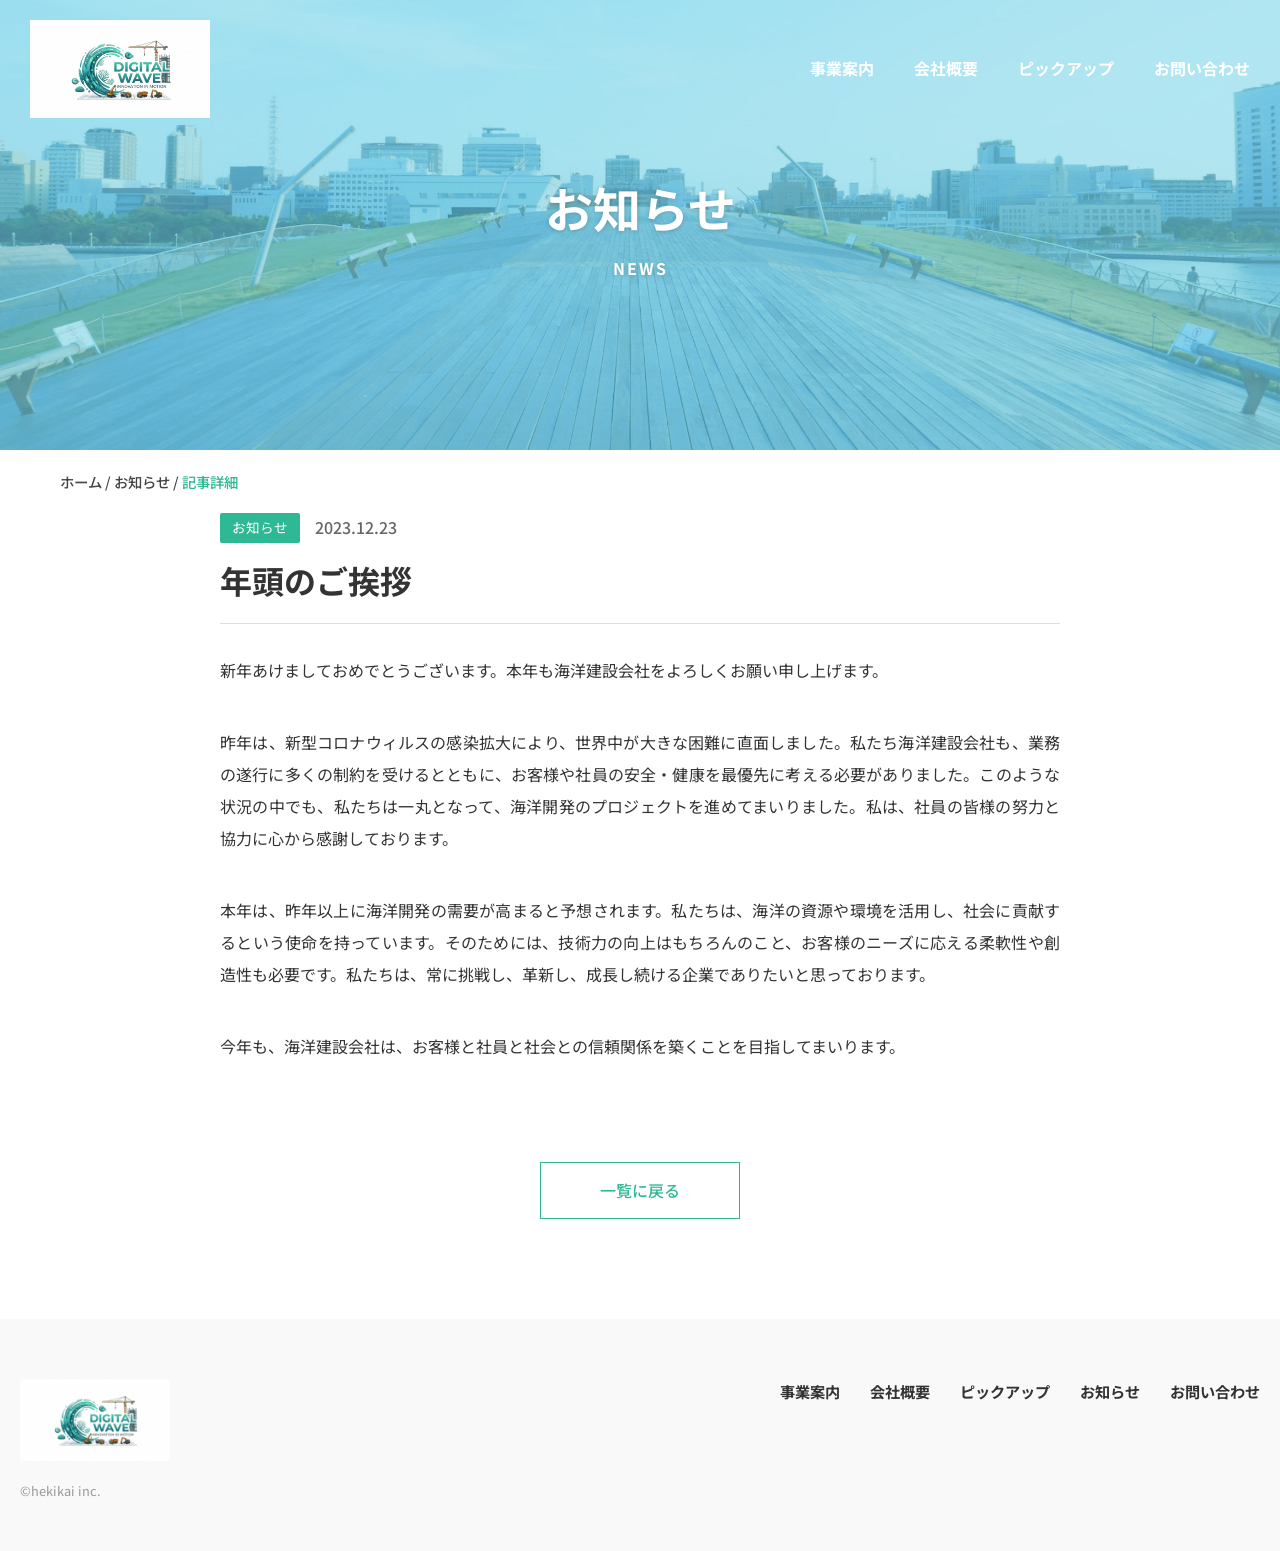
<file: article.html>
<!DOCTYPE html>
<html lang="ja">
  <head>
    <meta charset="UTF-8" />
    <meta name="viewport" content="width=device-width, initial-scale=1.0" />
    <title>DIGITAL WAVE建設 - お知らせ詳細</title>
    <link rel="preconnect" href="https://fonts.googleapis.com" />
    <link rel="preconnect" href="https://fonts.gstatic.com" crossorigin />
    <link
      href="https://fonts.googleapis.com/css2?family=Noto+Sans+JP:wght@100..900&display=swap"
      rel="stylesheet"
    />
    <link rel="stylesheet" href="style.css" />
  </head>
  <body>
    <header class="header-wrapper">
      <section class="header-container" id="main-header">
        <div class="header-content">
          <a href="index.html">
            <img class="logo" src="img/newlogo.png" alt="DIGITAL WAVE ロゴ" />
          </a>
          <input type="checkbox" id="nav-toggle" class="nav-toggle" />
          <label for="nav-toggle" class="hamburger">
            <span></span><span></span><span></span>
          </label>
          <nav id="nav">
            <ul>
              <li><a href="service.html">事業案内</a></li>
              <li><a href="company.html">会社概要</a></li>
              <li><a href="pickup.html">ピックアップ</a></li>
              <li><a href="contact.html">お問い合わせ</a></li>
            </ul>
          </nav>
        </div>
      </section>

      <section class="header-container" id="fixed-header">
        <div class="header-content fixed-header-content">
          <a href="index.html">
            <img class="logo-fixed" src="img/newlogo.png" alt="DIGITAL WAVE ロゴ" />
          </a>
          <input type="checkbox" id="nav-toggle-fixed" class="nav-toggle" />
          <label for="nav-toggle-fixed" class="hamburger">
            <span></span><span></span><span></span>
          </label>
          <nav id="nav-fixed">
            <ul>
              <li><a href="service.html">事業案内</a></li>
              <li><a href="company.html">会社概要</a></li>
              <li><a href="pickup.html">ピックアップ</a></li>
              <li><a href="contact.html">お問い合わせ</a></li>
            </ul>
          </nav>
        </div>
      </section>

      <section class="other-hero-wrapper">
        <img class="other-hero-img" src="img/hekikai-38.jpg" alt="お知らせ" />
        <h1 data-en="news">お知らせ</h1>
      </section>
    </header>

    <main>
      <section class="hero-bottom">
         <p>
          <a href="index.html">ホーム</a> / 
          <a href="news.html">お知らせ</a> / 
          <span class="trans">記事詳細</span>
        </p>
      </section>

      <section class="article-wrapper">
        <article class="article-container">
          
          <div class="article-header">
            <div class="article-meta">
              <span class="article-tag">お知らせ</span>
              <time class="article-date">2023.12.23</time>
            </div>
            <h1 class="article-title">年頭のご挨拶</h1>
          </div>

          <div class="article-content">
            <p>新年あけましておめでとうございます。本年も海洋建設会社をよろしくお願い申し上げます。</p>
            <p>昨年は、新型コロナウィルスの感染拡大により、世界中が大きな困難に直面しました。私たち海洋建設会社も、業務の遂行に多くの制約を受けるとともに、お客様や社員の安全・健康を最優先に考える必要がありました。このような状況の中でも、私たちは一丸となって、海洋開発のプロジェクトを進めてまいりました。私は、社員の皆様の努力と協力に心から感謝しております。</p>
            <p>本年は、昨年以上に海洋開発の需要が高まると予想されます。私たちは、海洋の資源や環境を活用し、社会に貢献するという使命を持っています。そのためには、技術力の向上はもちろんのこと、お客様のニーズに応える柔軟性や創造性も必要です。私たちは、常に挑戦し、革新し、成長し続ける企業でありたいと思っております。</p>
            <p>今年も、海洋建設会社は、お客様と社員と社会との信頼関係を築くことを目指してまいります。</p>
          </div>
          
        </article>

        <div class="article-footer-btn">
          <a href="news.html" class="btn-white btn-back">一覧に戻る</a>
        </div>
      </section>
    </main>

    <footer>
      <section class="footer-wrapper">
        <div class="footer-left">
          <a href="index.html">
            <img src="img/newlogo.png" alt="DIGITAL WAVE ロゴ" class="footer-logo" />
          </a>
          <small class="copyright">©hekikai inc.</small>
        </div>
        <div class="footer-right">
          <ul class="footer-list">
            <li><a href="service.html">事業案内</a></li>
            <li><a href="company.html">会社概要</a></li>
            <li><a href="pickup.html">ピックアップ</a></li>
            <li><a href="news.html">お知らせ</a></li>
            <li><a href="contact.html">お問い合わせ</a></li>
          </ul>
        </div>
      </section>
    </footer>
    <script src="https://code.jquery.com/jquery-3.7.1.min.js"></script>
    <script src="app.js"></script>
  </body>
</html>
</file>
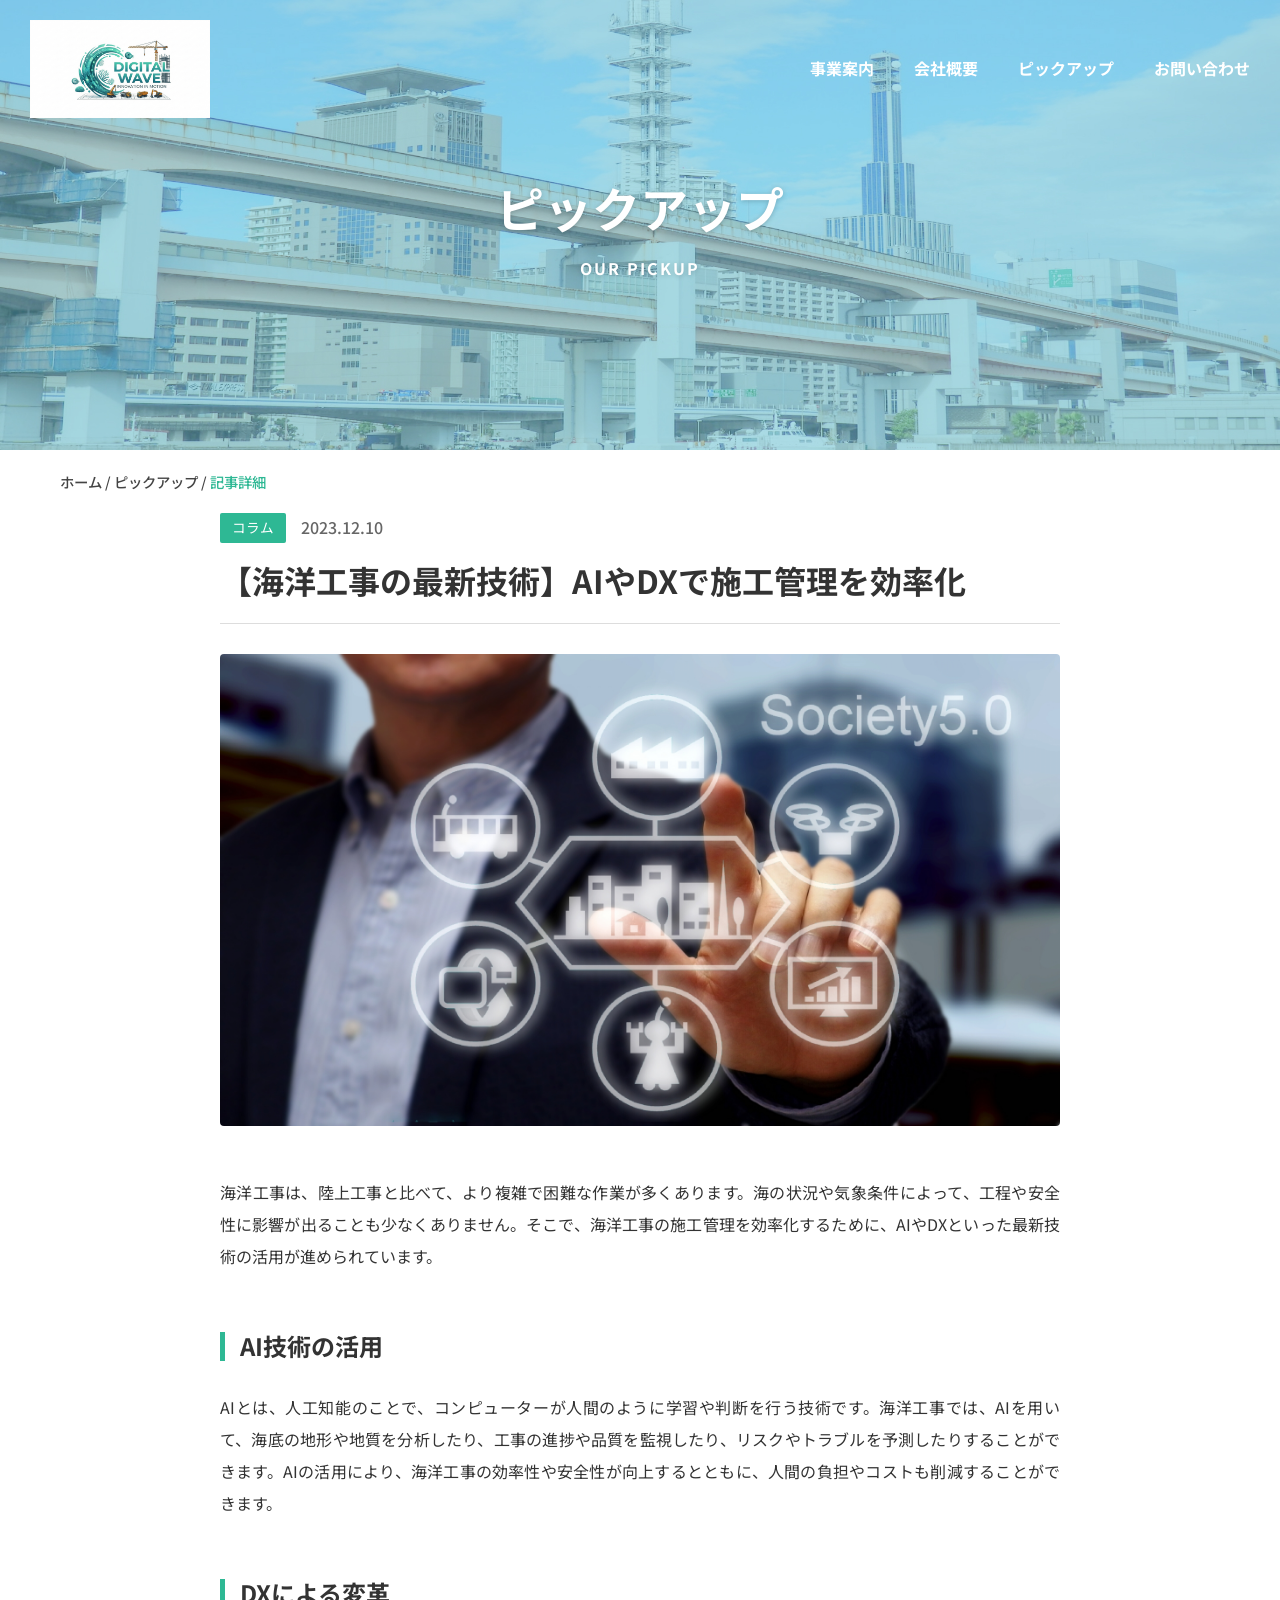
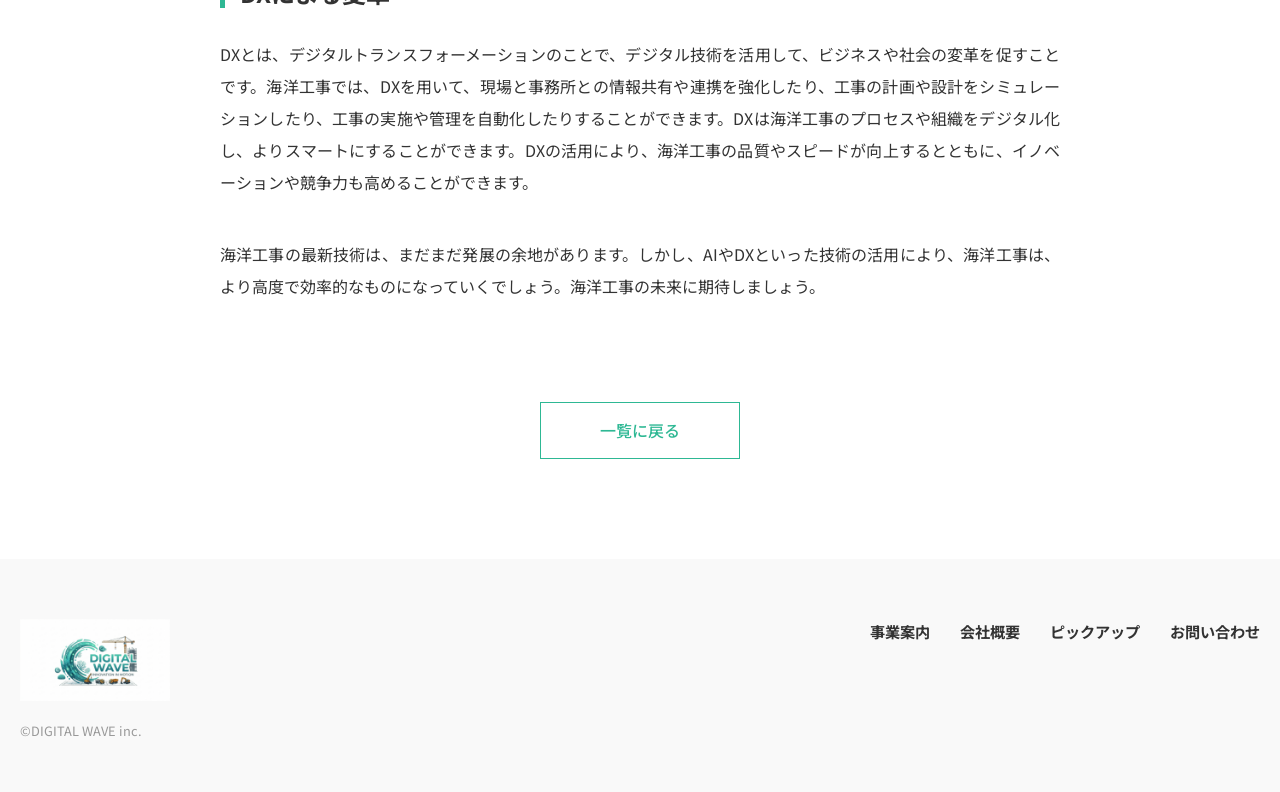
<file: blog.html>
<!DOCTYPE html>
<html lang="ja">
  <head>
    <meta charset="UTF-8" />
    <meta name="viewport" content="width=device-width, initial-scale=1.0" />
    <title>DIGITAL WAVE建設 - ブログ詳細</title>
    <link rel="preconnect" href="https://fonts.googleapis.com" />
    <link rel="preconnect" href="https://fonts.gstatic.com" crossorigin />
    <link
      href="https://fonts.googleapis.com/css2?family=Noto+Sans+JP:wght@100..900&display=swap"
      rel="stylesheet"
    />
    <link rel="stylesheet" href="style.css" />
  </head>
  <body>
    <header class="header-wrapper">
      <section class="header-container" id="main-header">
        <div class="header-content">
          <a href="index.html">
            <img class="logo" src="img/newlogo.png" alt="DIGITAL WAVE ロゴ" />
          </a>
          <input type="checkbox" id="nav-toggle" class="nav-toggle" />
          <label for="nav-toggle" class="hamburger">
            <span></span><span></span><span></span>
          </label>
          <nav id="nav">
            <ul>
              <li><a href="service.html">事業案内</a></li>
              <li><a href="company.html">会社概要</a></li>
              <li><a href="pickup.html">ピックアップ</a></li>
              <li><a href="contact.html">お問い合わせ</a></li>
            </ul>
          </nav>
        </div>
      </section>

      <section class="header-container" id="fixed-header">
        <div class="header-content fixed-header-content">
          <a href="index.html">
            <img class="logo-fixed" src="img/newlogo.png" alt="DIGITAL WAVE ロゴ" />
          </a>
          <input type="checkbox" id="nav-toggle-fixed" class="nav-toggle" />
          <label for="nav-toggle-fixed" class="hamburger">
            <span></span><span></span><span></span>
          </label>
          <nav id="nav-fixed">
            <ul>
              <li><a href="service.html">事業案内</a></li>
              <li><a href="company.html">会社概要</a></li>
              <li><a href="pickup.html">ピックアップ</a></li>
              <li><a href="contact.html">お問い合わせ</a></li>
            </ul>
          </nav>
        </div>
      </section>

      <section class="other-hero-wrapper">
        <img class="other-hero-img" src="img/hekikai-37.jpg" alt="ピックアップ" />
        <h1 data-en="our pickup">ピックアップ</h1>
      </section>
    </header>

    <main>
      <section class="hero-bottom">
        <p>
          <a href="index.html">ホーム</a> / 
          <a href="pickup.html">ピックアップ</a> / 
          <span class="trans">記事詳細</span>
        </p>
      </section>

      <section class="blog-wrapper">
        <article class="blog-container">
          
          <div class="blog-header">
            <div class="blog-meta">
              <span class="blog-tag">コラム</span>
              <p class="blog-date">2023.12.10</p>
            </div>
            <h1 class="blog-title">【海洋工事の最新技術】AIやDXで施工管理を効率化</h1>
          </div>

          <div class="blog-hero-image">
            <img src="img/hekikai-29.jpg" alt="コラム画像" />
          </div>

          <div class="blog-content">
            <p>
              海洋工事は、陸上工事と比べて、より複雑で困難な作業が多くあります。海の状況や気象条件によって、工程や安全性に影響が出ることも少なくありません。そこで、海洋工事の施工管理を効率化するために、AIやDXといった最新技術の活用が進められています。
            </p>
            <h3>AI技術の活用</h3>
            <p>
              AIとは、人工知能のことで、コンピューターが人間のように学習や判断を行う技術です。海洋工事では、AIを用いて、海底の地形や地質を分析したり、工事の進捗や品質を監視したり、リスクやトラブルを予測したりすることができます。AIの活用により、海洋工事の効率性や安全性が向上するとともに、人間の負担やコストも削減することができます。
            </p>
            <h3>DXによる変革</h3>
            <p>
              DXとは、デジタルトランスフォーメーションのことで、デジタル技術を活用して、ビジネスや社会の変革を促すことです。海洋工事では、DXを用いて、現場と事務所との情報共有や連携を強化したり、工事の計画や設計をシミュレーションしたり、工事の実施や管理を自動化したりすることができます。DXは海洋工事のプロセスや組織をデジタル化し、よりスマートにすることができます。DXの活用により、海洋工事の品質やスピードが向上するとともに、イノベーションや競争力も高めることができます。
            </p>
            <p>
              海洋工事の最新技術は、まだまだ発展の余地があります。しかし、AIやDXといった技術の活用により、海洋工事は、より高度で効率的なものになっていくでしょう。海洋工事の未来に期待しましょう。
            </p>
          </div>

        </article>

        <div class="blog-footer-btn">
          <a href="pickup.html" class="btn-white btn-back">一覧に戻る</a>
        </div>
      </section>
    </main>

    <footer>
      <section class="footer-wrapper">
        <div class="footer-left">
          <a href="index.html">
            <img src="img/newlogo.png" alt="DIGITAL WAVE ロゴ" class="footer-logo" />
          </a>
          <small class="copyright">©DIGITAL WAVE inc.</small>
        </div>
        <div class="footer-right">
          <ul class="footer-list">
            <li><a href="service.html">事業案内</a></li>
            <li><a href="company.html">会社概要</a></li>
            <li><a href="pickup.html">ピックアップ</a></li>
            <li><a href="contact.html">お問い合わせ</a></li>
          </ul>
        </div>
      </section>
    </footer>
    <script src="https://code.jquery.com/jquery-3.7.1.min.js"></script>
    <script src="app.js"></script>
  </body>
</html>
</file>
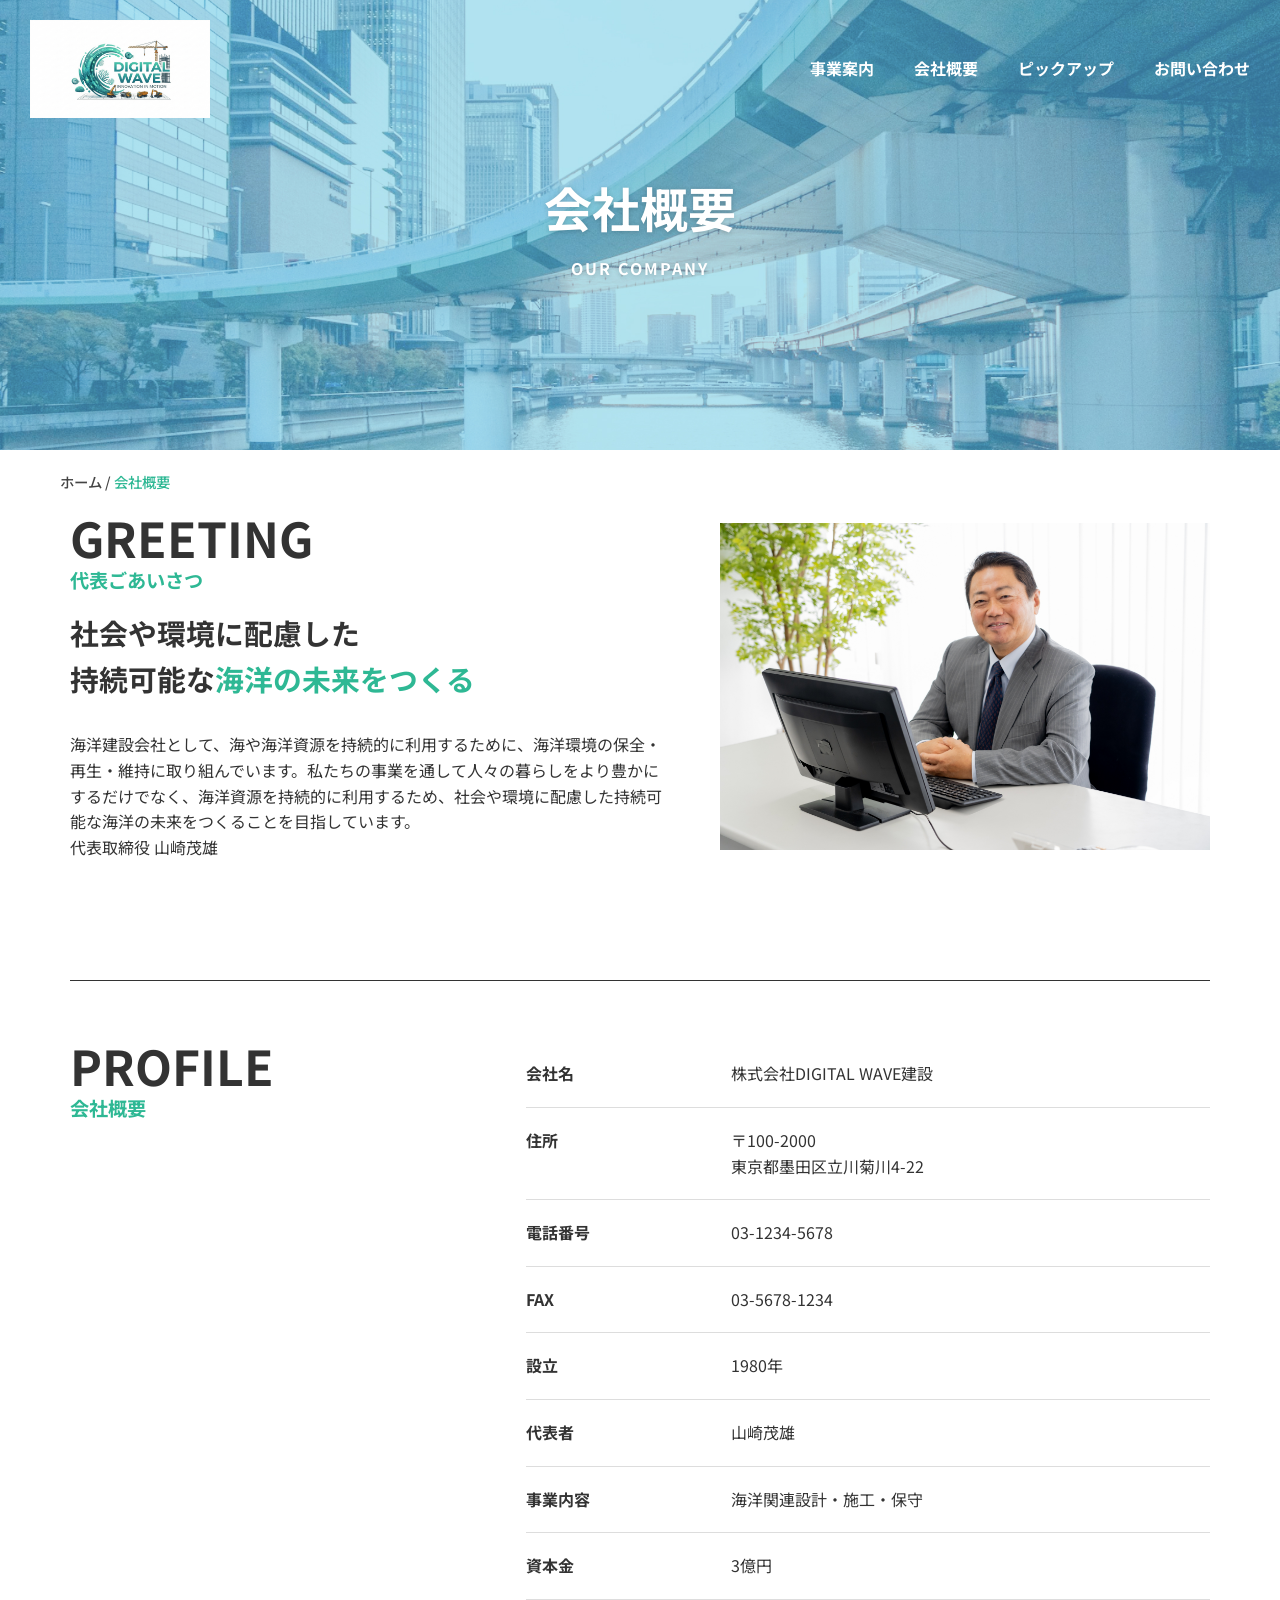
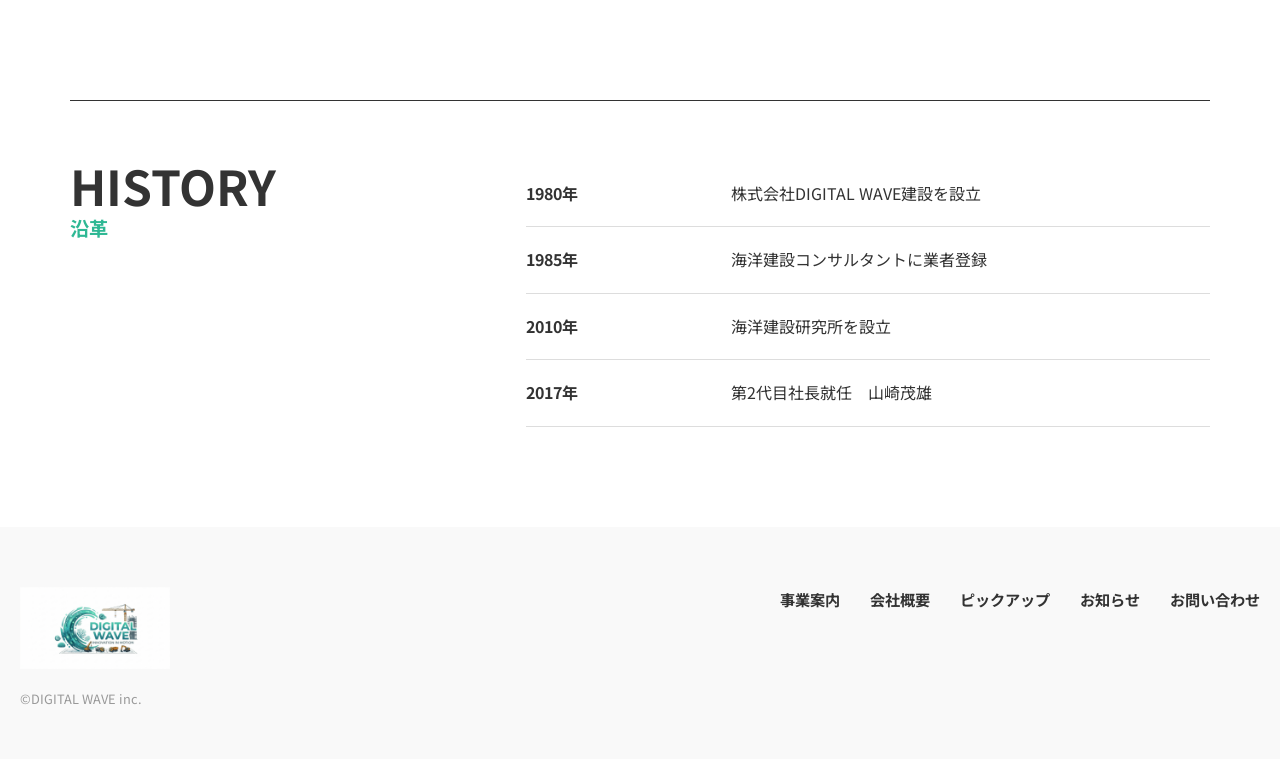
<file: company.html>
<!DOCTYPE html>
<html lang="ja">
  <head>
    <meta charset="UTF-8" />
    <meta name="viewport" content="width=device-width, initial-scale=1.0" />
    <title>DIGITAL WAVE建設 - 会社概要</title>
    <link rel="preconnect" href="https://fonts.googleapis.com" />
    <link rel="preconnect" href="https://fonts.gstatic.com" crossorigin />
    <link href="https://fonts.googleapis.com/css2?family=Noto+Sans+JP:wght@100..900&display=swap" rel="stylesheet" />
    <link rel="stylesheet" href="style.css" />
  </head>
  <body>
    <header class="header-wrapper">
      <section class="header-container" id="main-header">
        <div class="header-content">
          <a href="index.html"><img class="logo" src="img/newlogo.png" alt="DIGITAL WAVE ロゴ" /></a>
          <input type="checkbox" id="nav-toggle" class="nav-toggle" />
          <label for="nav-toggle" class="hamburger"><span></span><span></span><span></span></label>
          <nav id="nav">
            <ul>
              <li><a href="service.html">事業案内</a></li>
              <li><a href="company.html">会社概要</a></li>
              <li><a href="pickup.html">ピックアップ</a></li>
              <li><a href="contact.html">お問い合わせ</a></li>
            </ul>
          </nav>
        </div>
      </section>
      <section class="header-container" id="fixed-header">
        <div class="header-content fixed-header-content">
          <a href="index.html"><img class="logo-fixed" src="img/newlogo.png" alt="DIGITAL WAVE ロゴ" /></a>
          <input type="checkbox" id="nav-toggle-fixed" class="nav-toggle" />
          <label for="nav-toggle-fixed" class="hamburger"><span></span><span></span><span></span></label>
          <nav id="nav-fixed">
            <ul>
              <li><a href="service.html">事業案内</a></li>
              <li><a href="company.html">会社概要</a></li>
              <li><a href="pickup.html">ピックアップ</a></li>
              <li><a href="contact.html">お問い合わせ</a></li>
            </ul>
          </nav>
        </div>
      </section>
      <section class="other-hero-wrapper">
        <img class="other-hero-img" src="img/hekikai-36.jpg" alt="会社概要イメージ" />
        <h1 data-en="our company">会社概要</h1>
      </section>
    </header>

    <main>
      <section class="hero-bottom">
        <p><a href="index.html">ホーム</a> / <span class="trans">会社概要</span></p>
      </section>

      <section class="main-company">
        <div class="greeting-container">
          <div class="greeting-text">
            <h2 data-ja="代表ごあいさつ" class="company-title">greeting</h2>
            <h3 class="greeting-catch">社会や環境に配慮した <br />持続可能な<span class="trans">海洋の未来をつくる</span></h3>
            <p class="greeting-msg">海洋建設会社として、海や海洋資源を持続的に利用するために、海洋環境の保全・再生・維持に取り組んでいます。私たちの事業を通して人々の暮らしをより豊かにするだけでなく、海洋資源を持続的に利用するため、社会や環境に配慮した持続可能な海洋の未来をつくることを目指しています。</p>
            <p class="greeting-signature">代表取締役 山崎茂雄</p>
          </div>
          <div class="greeting-image right-fade-in fade-in">
            <img src="img/hekikai-13.jpg" alt="代表写真" />
          </div>
        </div>

        <div class="company-info-section fade-in">
          <div class="company-section-title">
            <h2 data-ja="会社概要" class="company-title">profile</h2>
          </div>
          <div class="company-list-wrapper">
            <dl class="company-dl">
              <div class="dl-row"><dt>会社名</dt><dd>株式会社DIGITAL WAVE建設</dd></div>
              <div class="dl-row"><dt>住所</dt><dd>〒100-2000<br>東京都墨田区立川菊川4-22</dd></div>
              <div class="dl-row"><dt>電話番号</dt><dd>03-1234-5678</dd></div>
              <div class="dl-row"><dt>FAX</dt><dd>03-5678-1234</dd></div>
              <div class="dl-row"><dt>設立</dt><dd>1980年</dd></div>
              <div class="dl-row"><dt>代表者</dt><dd>山崎茂雄</dd></div>
              <div class="dl-row"><dt>事業内容</dt><dd>海洋関連設計・施工・保守</dd></div>
              <div class="dl-row"><dt>資本金</dt><dd>3億円</dd></div>
            </dl>
          </div>
        </div>

        <div class="company-info-section fade-in">
          <div class="company-section-title">
            <h2 data-ja="沿革" class="company-title">history</h2>
          </div>
          <div class="company-list-wrapper">
             <dl class="company-dl">
              <div class="dl-row"><dt>1980年</dt><dd>株式会社DIGITAL WAVE建設を設立</dd></div>
              <div class="dl-row"><dt>1985年</dt><dd>海洋建設コンサルタントに業者登録</dd></div>
              <div class="dl-row"><dt>2010年</dt><dd>海洋建設研究所を設立</dd></div>
              <div class="dl-row"><dt>2017年</dt><dd>第2代目社長就任　山崎茂雄</dd></div>
            </dl>
          </div>
        </div>
      </section>
    </main>

    <footer>
      <section class="footer-wrapper">
        <div class="footer-left">
          <a href="index.html"><img src="img/newlogo.png" alt="DIGITAL WAVE ロゴ" class="footer-logo" /></a>
          <small class="copyright">©DIGITAL WAVE inc.</small>
        </div>
        <div class="footer-right">
          <ul class="footer-list">
            <li><a href="service.html">事業案内</a></li>
            <li><a href="company.html">会社概要</a></li>
            <li><a href="pickup.html">ピックアップ</a></li>
            <li><a href="news.html">お知らせ</a></li>
            <li><a href="contact.html">お問い合わせ</a></li>
          </ul>
        </div>
      </section>
    </footer>
    <script src="https://code.jquery.com/jquery-3.7.1.min.js"></script>
    <script src="app.js"></script>
  </body>
</html>
</file>
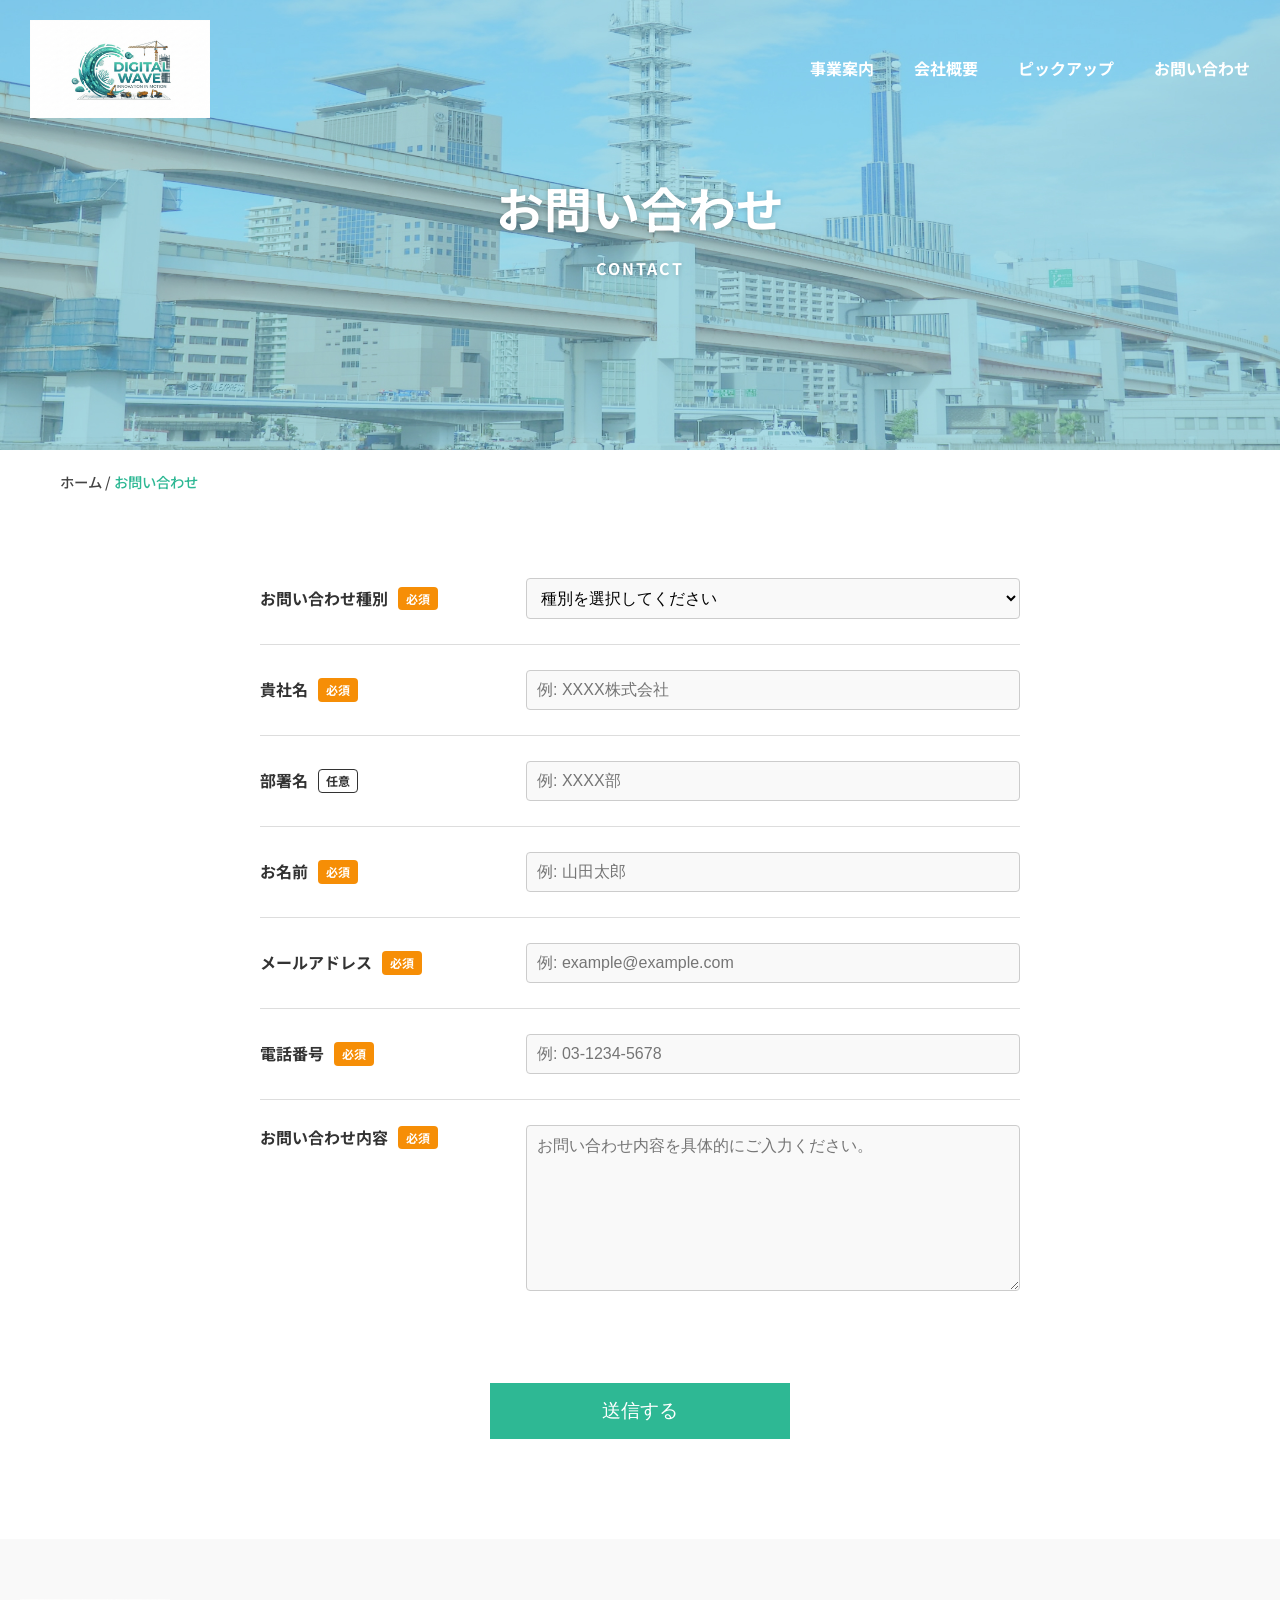
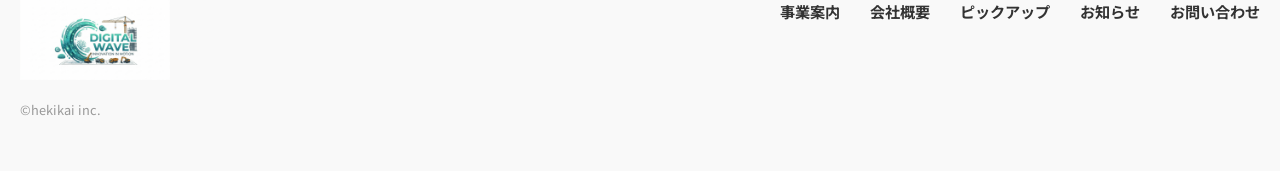
<file: contact.html>
<!DOCTYPE html>
<html lang="ja">
  <head>
    <meta charset="UTF-8" />
    <meta name="viewport" content="width=device-width, initial-scale=1.0" />
    <title>DIGITAL WAVE建設 - お問い合わせ</title>
    <link rel="preconnect" href="https://fonts.googleapis.com" />
    <link rel="preconnect" href="https://fonts.gstatic.com" crossorigin />
    <link href="https://fonts.googleapis.com/css2?family=Noto+Sans+JP:wght@100..900&display=swap" rel="stylesheet" />
    <link rel="stylesheet" href="style.css" />
  </head>
  <body>
    <header class="header-wrapper">
      <section class="header-container" id="main-header">
        <div class="header-content">
          <a href="index.html"><img class="logo" src="img/newlogo.png" alt="DIGITAL WAVE ロゴ" /></a>
          <input type="checkbox" id="nav-toggle" class="nav-toggle" />
          <label for="nav-toggle" class="hamburger"><span></span><span></span><span></span></label>
          <nav id="nav">
            <ul>
              <li><a href="service.html">事業案内</a></li>
              <li><a href="company.html">会社概要</a></li>
              <li><a href="pickup.html">ピックアップ</a></li>
              <li><a href="contact.html">お問い合わせ</a></li>
            </ul>
          </nav>
        </div>
      </section>
      <section class="header-container" id="fixed-header">
        <div class="header-content fixed-header-content">
          <a href="index.html"><img class="logo-fixed" src="img/newlogo.png" alt="DIGITAL WAVE ロゴ" /></a>
          <input type="checkbox" id="nav-toggle-fixed" class="nav-toggle" />
          <label for="nav-toggle-fixed" class="hamburger"><span></span><span></span><span></span></label>
          <nav id="nav-fixed">
            <ul>
              <li><a href="service.html">事業案内</a></li>
              <li><a href="company.html">会社概要</a></li>
              <li><a href="pickup.html">ピックアップ</a></li>
              <li><a href="contact.html">お問い合わせ</a></li>
            </ul>
          </nav>
        </div>
      </section>
      <section class="other-hero-wrapper">
        <img class="other-hero-img" src="img/hekikai-37.jpg" alt="お問い合わせ" />
        <h1 data-en="contact">お問い合わせ</h1>
      </section>
    </header>

    <main>
      <section class="hero-bottom">
        <p><a href="index.html">ホーム</a> / <span class="trans">お問い合わせ</span></p>
      </section>
      <section class="contact-wrapper">
        <form class="contact-form">
          <dl class="contact-dl">
            <div class="contact-row">
              <dt>お問い合わせ種別<span class="badge-required">必須</span></dt>
              <dd>
                <select name="type" class="form-control">
                  <option value="">種別を選択してください</option>
                  <option value="お見積り">お見積り</option>
                  <option value="採用問い合わせ">採用問い合わせ</option>
                </select>
              </dd>
            </div>
            <div class="contact-row">
              <dt>貴社名<span class="badge-required">必須</span></dt>
              <dd><input type="text" name="company_name" class="form-control" placeholder="例: XXXX株式会社" /></dd>
            </div>
            <div class="contact-row">
              <dt>部署名<span class="badge-optional">任意</span></dt>
              <dd><input type="text" name="department" class="form-control" placeholder="例: XXXX部" /></dd>
            </div>
            <div class="contact-row">
              <dt>お名前<span class="badge-required">必須</span></dt>
              <dd><input type="text" name="your_name" class="form-control" placeholder="例: 山田太郎" /></dd>
            </div>
            <div class="contact-row">
              <dt>メールアドレス<span class="badge-required">必須</span></dt>
              <dd><input type="email" name="email" class="form-control" placeholder="例: example@example.com" /></dd>
            </div>
            <div class="contact-row">
              <dt>電話番号<span class="badge-required">必須</span></dt>
              <dd><input type="tel" name="tel" class="form-control" placeholder="例: 03-1234-5678" /></dd>
            </div>
            <div class="contact-row">
              <dt>お問い合わせ内容<span class="badge-required">必須</span></dt>
              <dd><textarea name="message" class="form-control" rows="8" placeholder="お問い合わせ内容を具体的にご入力ください。"></textarea></dd>
            </div>
          </dl>
          <div class="contact-btn-area">
            <button type="submit" class="btn-green contact-submit-btn">送信する</button>
          </div>
        </form>
      </section>
    </main>

    <footer>
      <section class="footer-wrapper">
        <div class="footer-left">
          <a href="index.html"><img src="img/newlogo.png" alt="DIGITAL WAVE ロゴ" class="footer-logo" /></a>
          <small class="copyright">©hekikai inc.</small>
        </div>
        <div class="footer-right">
          <ul class="footer-list">
            <li><a href="service.html">事業案内</a></li>
            <li><a href="company.html">会社概要</a></li>
            <li><a href="pickup.html">ピックアップ</a></li>
            <li><a href="news.html">お知らせ</a></li>
            <li><a href="contact.html">お問い合わせ</a></li>
          </ul>
        </div>
      </section>
    </footer>
    <script src="https://code.jquery.com/jquery-3.7.1.min.js"></script>
    <script src="app.js"></script>
  </body>
</html>
</file>
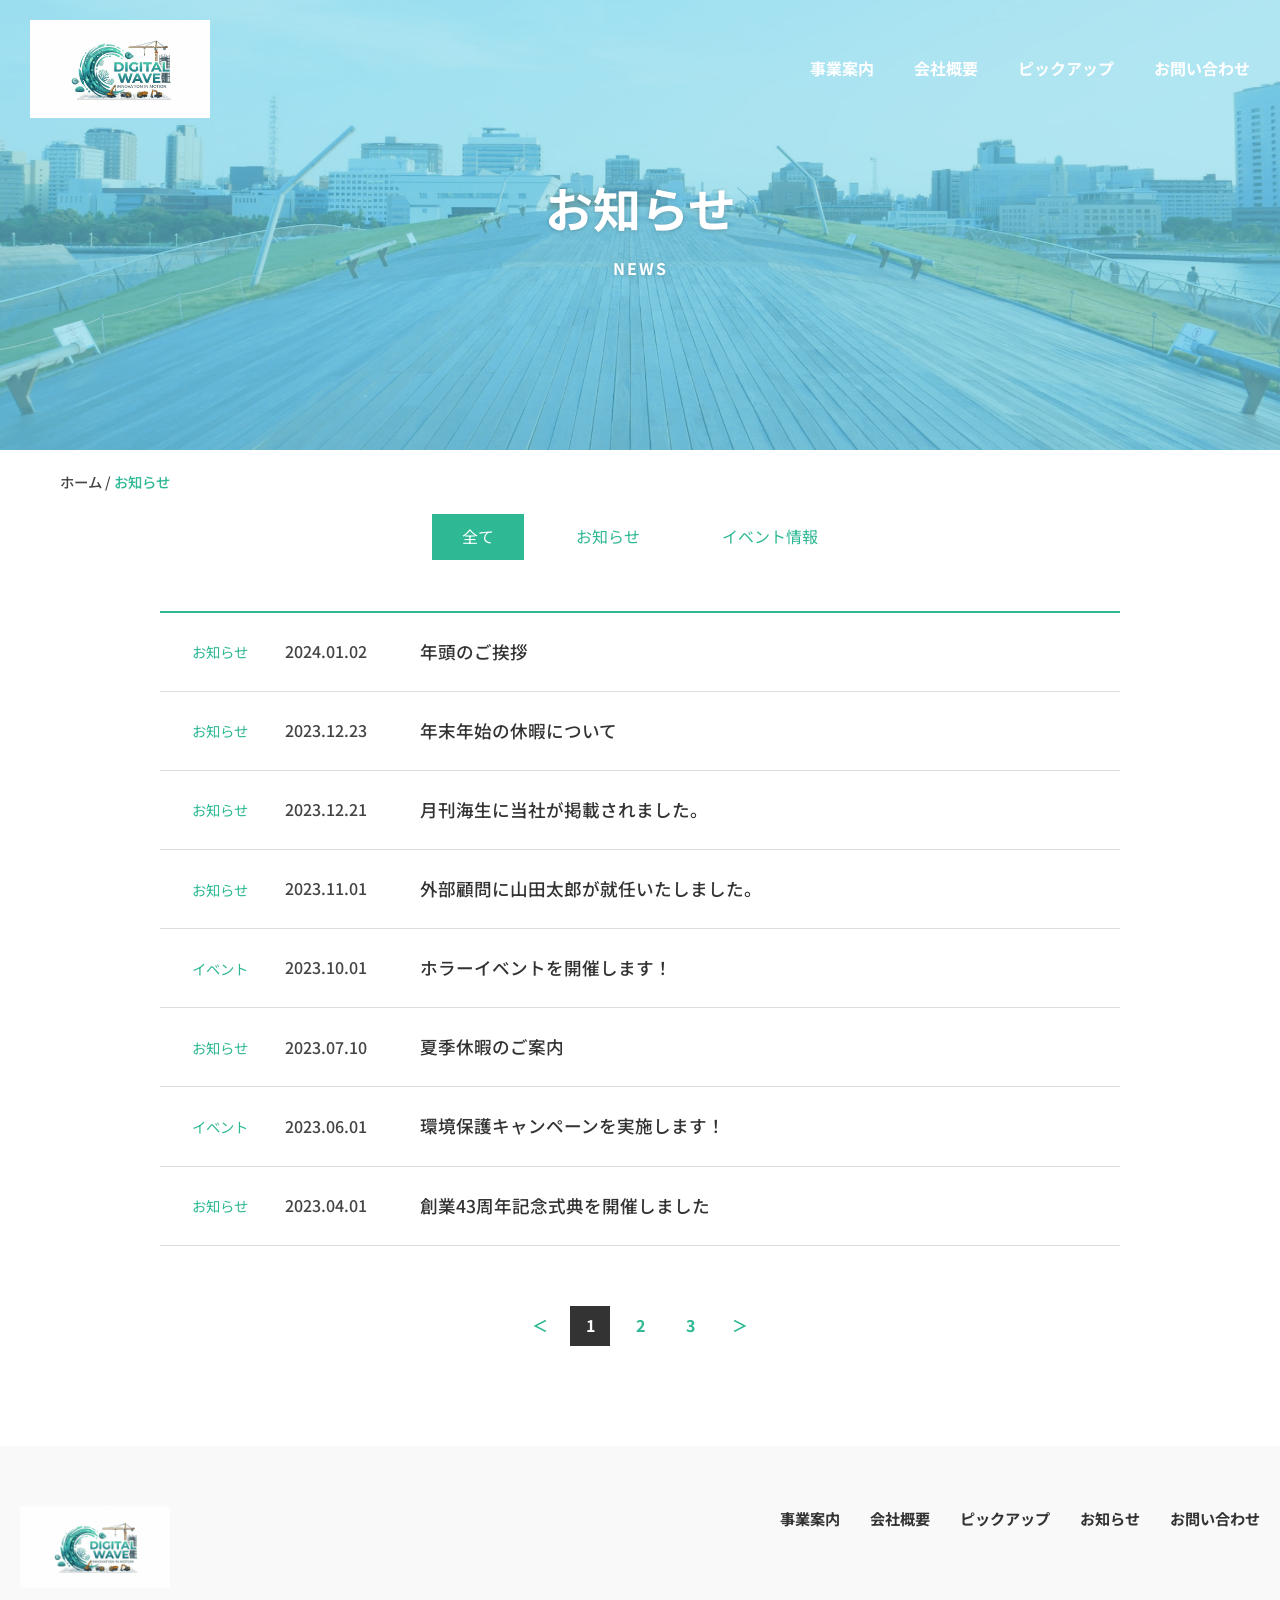
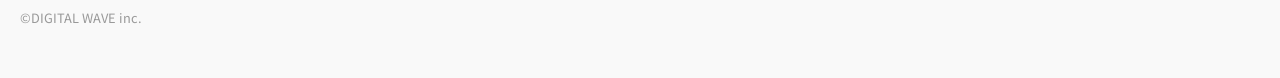
<file: news.html>
<!DOCTYPE html>
<html lang="ja">
  <head>
    <meta charset="UTF-8" />
    <meta name="viewport" content="width=device-width, initial-scale=1.0" />
    <title>DIGITAL WAVE建設 - お知らせ</title>
    <link rel="preconnect" href="https://fonts.googleapis.com" />
    <link rel="preconnect" href="https://fonts.gstatic.com" crossorigin />
    <link
      href="https://fonts.googleapis.com/css2?family=Noto+Sans+JP:wght@100..900&display=swap"
      rel="stylesheet"
    />
    <link rel="stylesheet" href="style.css" />
  </head>
  <body>
    <header class="header-wrapper">
      <section class="header-container" id="main-header">
        <div class="header-content">
          <a href="index.html">
            <img class="logo" src="img/newlogo.png" alt="DIGITAL WAVE ロゴ" />
          </a>
          <input type="checkbox" id="nav-toggle" class="nav-toggle" />
          <label for="nav-toggle" class="hamburger">
            <span></span><span></span><span></span>
          </label>
          <nav id="nav">
            <ul>
              <li><a href="service.html">事業案内</a></li>
              <li><a href="company.html">会社概要</a></li>
              <li><a href="pickup.html">ピックアップ</a></li>
              <li><a href="contact.html">お問い合わせ</a></li>
            </ul>
          </nav>
        </div>
      </section>

      <section class="header-container" id="fixed-header">
        <div class="header-content fixed-header-content">
          <a href="index.html">
            <img class="logo-fixed" src="img/newlogo.png" alt="DIGITAL WAVE ロゴ" />
          </a>
          <input type="checkbox" id="nav-toggle-fixed" class="nav-toggle" />
          <label for="nav-toggle-fixed" class="hamburger">
            <span></span><span></span><span></span>
          </label>
          <nav id="nav-fixed">
            <ul>
              <li><a href="service.html">事業案内</a></li>
              <li><a href="company.html">会社概要</a></li>
              <li><a href="pickup.html">ピックアップ</a></li>
              <li><a href="contact.html">お問い合わせ</a></li>
            </ul>
          </nav>
        </div>
      </section>

      <section class="other-hero-wrapper">
        <img class="other-hero-img" src="img/hekikai-38.jpg" alt="お知らせ" />
        <h1 data-en="news">お知らせ</h1>
      </section>
    </header>

    <main>
      <section class="hero-bottom">
        <p><a href="index.html">ホーム</a> / <span class="trans">お知らせ</span></p>
      </section>

      <section class="news-wrapper">
        <div class="news-container">
          <ul class="pickup-filter-list">
            <li class="active" data-filter="all">全て</li>
            <li data-filter="notice">お知らせ</li>
            <li data-filter="event">イベント情報</li>
          </ul>

          <ul class="news-archive-list fade-in">
            <li class="news-archive-item" data-category="notice">
              <a href="article.html">
                <div class="news-meta">
                  <span class="news-tag">お知らせ</span>
                  <p class="news-date">2024.01.02</p>
                </div>
                <p class="news-title">年頭のご挨拶</p>
              </a>
            </li>
            <li class="news-archive-item" data-category="notice">
              <a href="article.html">
                <div class="news-meta">
                  <span class="news-tag">お知らせ</span>
                  <p class="news-date">2023.12.23</p>
                </div>
                <p class="news-title">年末年始の休暇について</p>
              </a>
            </li>
            <li class="news-archive-item" data-category="notice">
              <a href="article.html">
                <div class="news-meta">
                  <span class="news-tag">お知らせ</span>
                  <p class="news-date">2023.12.21</p>
                </div>
                <p class="news-title">月刊海生に当社が掲載されました。</p>
              </a>
            </li>
            <li class="news-archive-item" data-category="notice">
              <a href="article.html">
                <div class="news-meta">
                  <span class="news-tag">お知らせ</span>
                  <p class="news-date">2023.11.01</p>
                </div>
                <p class="news-title">外部顧問に山田太郎が就任いたしました。</p>
              </a>
            </li>
            <li class="news-archive-item" data-category="event">
              <a href="article.html">
                <div class="news-meta">
                  <span class="news-tag">イベント</span> <p class="news-date">2023.10.01</p>
                </div>
                <p class="news-title">ホラーイベントを開催します！</p>
              </a>
            </li>
            <li class="news-archive-item" data-category="notice">
              <a href="article.html">
                <div class="news-meta">
                  <span class="news-tag">お知らせ</span>
                  <p class="news-date">2023.07.10</p>
                </div>
                <p class="news-title">夏季休暇のご案内</p>
              </a>
            </li>
            <li class="news-archive-item" data-category="event">
              <a href="article.html">
                <div class="news-meta">
                  <span class="news-tag">イベント</span>
                  <p class="news-date">2023.06.01</p>
                </div>
                <p class="news-title">環境保護キャンペーンを実施します！</p>
              </a>
            </li>
            <li class="news-archive-item" data-category="notice">
              <a href="article.html">
                <div class="news-meta">
                  <span class="news-tag">お知らせ</span>
                  <p class="news-date">2023.04.01</p>
                </div>
                <p class="news-title">創業43周年記念式典を開催しました</p>
              </a>
            </li>
          </ul>

          <div class="pagination">
            <a href="#" class="prev">＜</a>
            <a href="#" class="active">1</a>
            <a href="#">2</a>
            <a href="#">3</a>
            <a href="#" class="next">＞</a>
          </div>
        </div>
      </section>
    </main>

    <footer>
      <section class="footer-wrapper">
        <div class="footer-left">
          <a href="index.html">
            <img src="img/newlogo.png" alt="DIGITAL WAVE ロゴ" class="footer-logo" />
          </a>
          <small class="copyright">©DIGITAL WAVE inc.</small>
        </div>
        <div class="footer-right">
          <ul class="footer-list">
            <li><a href="service.html">事業案内</a></li>
            <li><a href="company.html">会社概要</a></li>
            <li><a href="pickup.html">ピックアップ</a></li>
            <li><a href="news.html">お知らせ</a></li>
            <li><a href="contact.html">お問い合わせ</a></li>
          </ul>
        </div>
      </section>
    </footer>
    <script src="https://code.jquery.com/jquery-3.7.1.min.js"></script>
    <script src="app.js"></script>
  </body>
</html>
</file>
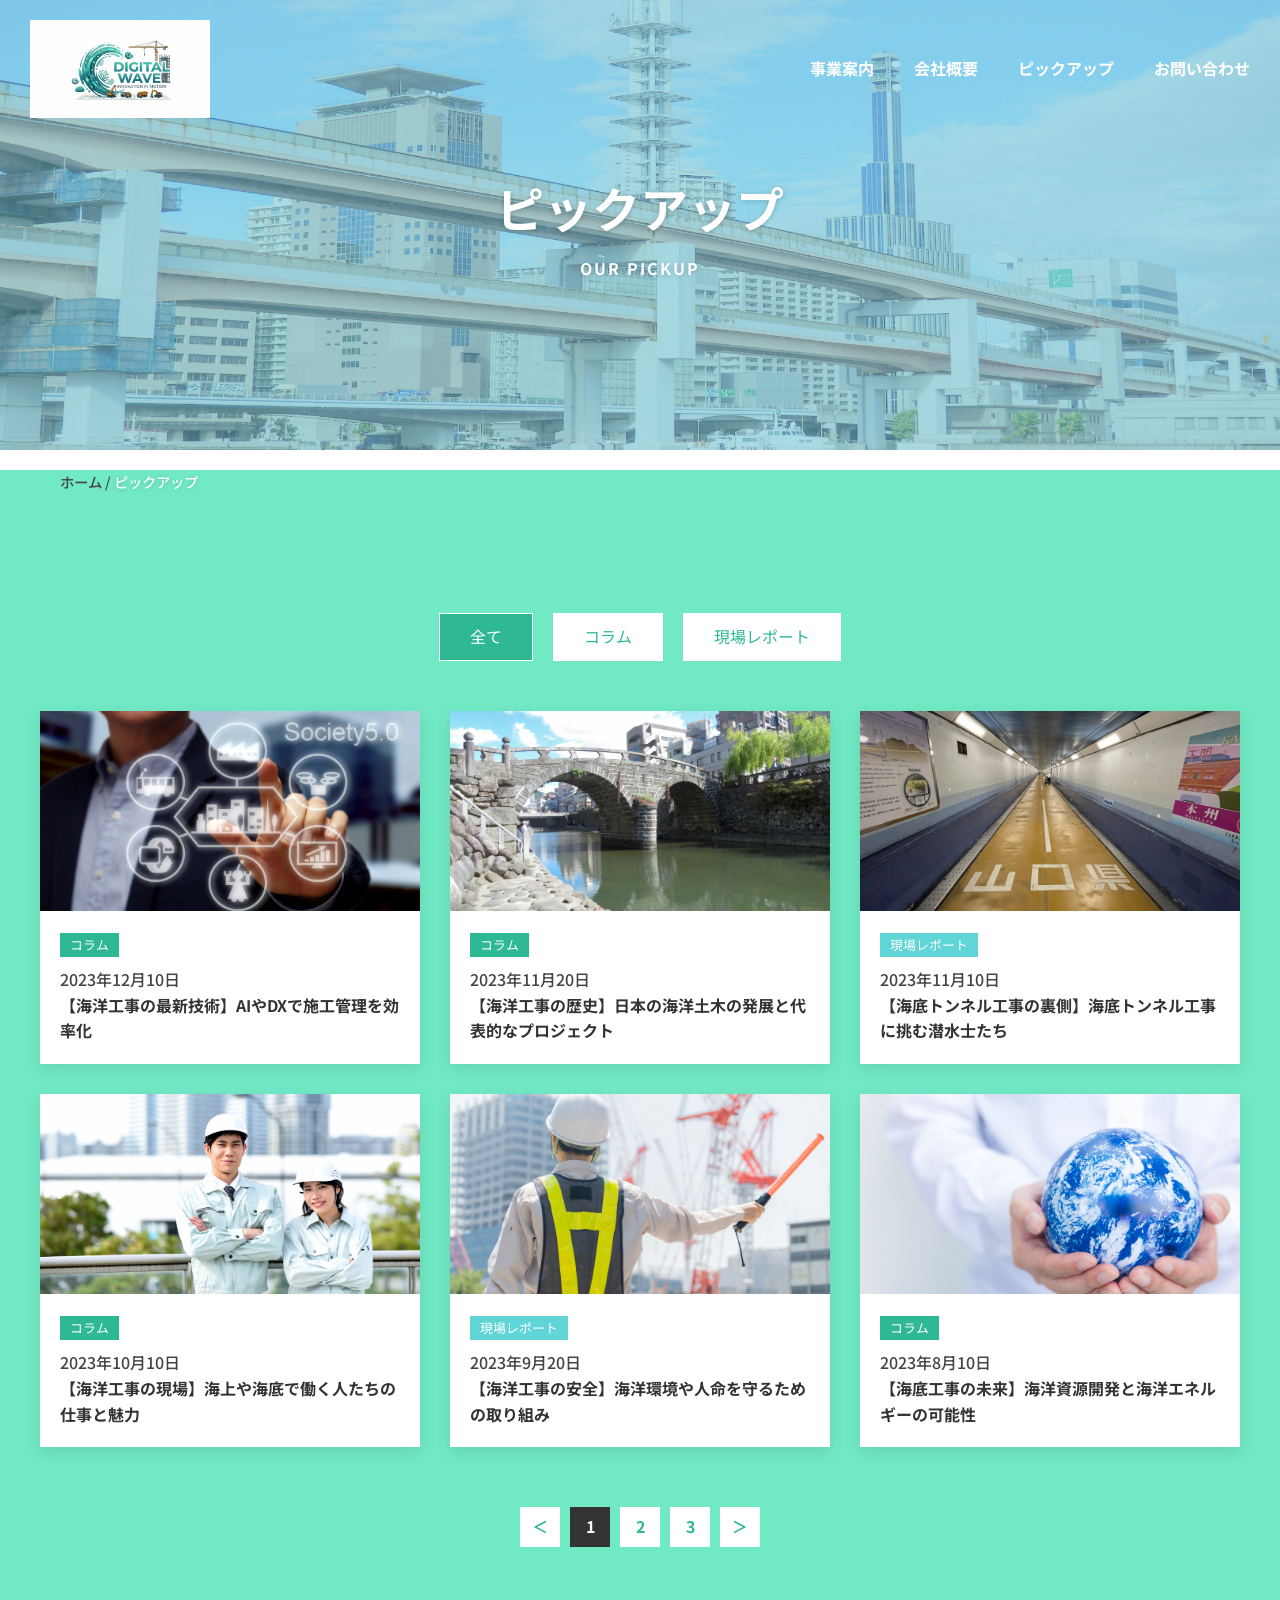
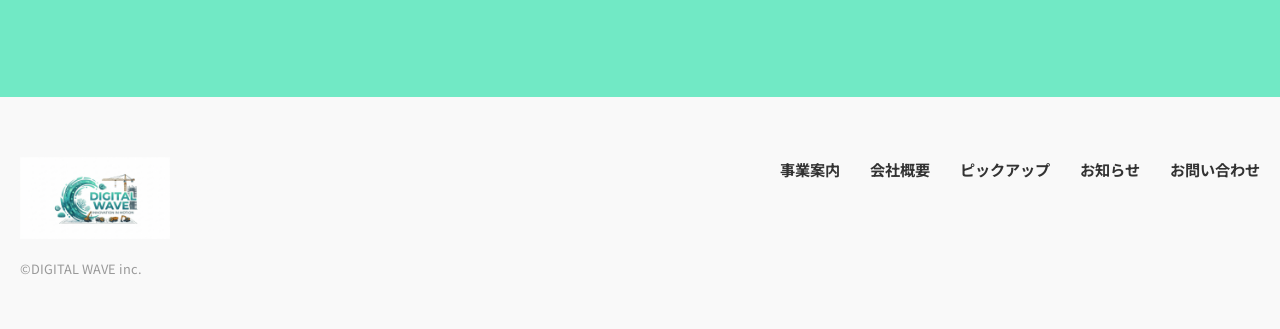
<file: pickup.html>
<!DOCTYPE html>
<html lang="ja">
  <head>
    <meta charset="UTF-8" />
    <meta name="viewport" content="width=device-width, initial-scale=1.0" />
    <title>DIGITAL WAVE建設 - ピックアップ</title>
    <link rel="preconnect" href="https://fonts.googleapis.com" />
    <link rel="preconnect" href="https://fonts.gstatic.com" crossorigin />
    <link
      href="https://fonts.googleapis.com/css2?family=Noto+Sans+JP:wght@100..900&display=swap"
      rel="stylesheet"
    />
    <link rel="stylesheet" href="style.css" />
  </head>
  <body>
    <header class="header-wrapper">
      <section class="header-container" id="main-header">
        <div class="header-content">
          <a href="index.html">
            <img class="logo" src="img/newlogo.png" alt="DIGITAL WAVE ロゴ" />
          </a>
          <input type="checkbox" id="nav-toggle" class="nav-toggle" />
          <label for="nav-toggle" class="hamburger">
            <span></span><span></span><span></span>
          </label>
          <nav id="nav">
            <ul>
              <li><a href="service.html">事業案内</a></li>
              <li><a href="company.html">会社概要</a></li>
              <li><a href="pickup.html">ピックアップ</a></li>
              <li><a href="contact.html">お問い合わせ</a></li>
            </ul>
          </nav>
        </div>
      </section>

      <section class="header-container" id="fixed-header">
        <div class="header-content fixed-header-content">
          <a href="index.html">
            <img class="logo-fixed" src="img/newlogo.png" alt="DIGITAL WAVE ロゴ" />
          </a>
          <input type="checkbox" id="nav-toggle-fixed" class="nav-toggle" />
          <label for="nav-toggle-fixed" class="hamburger">
            <span></span><span></span><span></span>
          </label>
          <nav id="nav-fixed">
            <ul>
              <li><a href="service.html">事業案内</a></li>
              <li><a href="company.html">会社概要</a></li>
              <li><a href="pickup.html">ピックアップ</a></li>
              <li><a href="contact.html">お問い合わせ</a></li>
            </ul>
          </nav>
        </div>
      </section>

      <section class="other-hero-wrapper">
        <img class="other-hero-img" src="img/hekikai-37.jpg" alt="ピックアップ" />
        <h1 data-en="our pickup">ピックアップ</h1>
      </section>
    </header>

    <main class="pickup-page-bg">
      <section class="hero-bottom">
        <p>ホーム / <span class="trans-white">ピックアップ</span></p>
      </section>

      <section class="main-pickup sub-pickup">
        <div class="main-pickup-container">
          
          <ul class="pickup-filter-list">
            <li class="active" data-filter="all">全て</li>
            <li data-filter="column">コラム</li>
            <li data-filter="report">現場レポート</li>
          </ul>

          <div class="pickup-grid fade-in">
            <a href="blog.html" class="pickup-item" data-category="column">
              <div class="pickup-img">
                <img src="img/hekikai-29.jpg" alt="コラム画像" />
              </div>
              <div class="pickup-info">
                <span class="pickup-tag">コラム</span>
                <p class="pickup-date">2023年12月10日</p>
                <p class="pickup-text">【海洋工事の最新技術】AIやDXで施工管理を効率化</p>
              </div>
            </a>
            
            <a href="blog.html" class="pickup-item" data-category="column">
              <div class="pickup-img">
                <img src="img/hekikai-20.jpg" alt="コラム画像" />
              </div>
              <div class="pickup-info">
                <span class="pickup-tag">コラム</span>
                <p class="pickup-date">2023年11月20日</p>
                <p class="pickup-text">【海洋工事の歴史】日本の海洋土木の発展と代表的なプロジェクト</p>
              </div>
            </a>
            
            <a href="blog.html" class="pickup-item" data-category="report">
              <div class="pickup-img">
                <img src="img/hekikai-3.jpg" alt="現場レポート画像" />
              </div>
              <div class="pickup-info">
                <span class="pickup-tag" style="background:#5FD5D7; border-color:#5FD5D7;">現場レポート</span>
                <p class="pickup-date">2023年11月10日</p>
                <p class="pickup-text">【海底トンネル工事の裏側】海底トンネル工事に挑む潜水士たち</p>
              </div>
            </a>
            
            <a href="blog.html" class="pickup-item" data-category="column">
              <div class="pickup-img">
                <img src="img/hekikai-27.jpg" alt="コラム画像" />
              </div>
              <div class="pickup-info">
                <span class="pickup-tag">コラム</span>
                <p class="pickup-date">2023年10月10日</p>
                <p class="pickup-text">【海洋工事の現場】海上や海底で働く人たちの仕事と魅力</p>
              </div>
            </a>
            
            <a href="blog.html" class="pickup-item" data-category="report">
              <div class="pickup-img">
                <img src="img/hekikai-14.jpg" alt="現場レポート画像" />
              </div>
              <div class="pickup-info">
                <span class="pickup-tag" style="background:#5FD5D7; border-color:#5FD5D7;">現場レポート</span>
                <p class="pickup-date">2023年9月20日</p>
                <p class="pickup-text">【海洋工事の安全】海洋環境や人命を守るための取り組み</p>
              </div>
            </a>
            
            <a href="blog.html" class="pickup-item" data-category="column">
              <div class="pickup-img">
                <img src="img/hekikai-23.jpg" alt="コラム画像" />
              </div>
              <div class="pickup-info">
                <span class="pickup-tag">コラム</span>
                <p class="pickup-date">2023年8月10日</p>
                <p class="pickup-text">【海底工事の未来】海洋資源開発と海洋エネルギーの可能性</p>
              </div>
            </a>
          </div>

          <div class="pagination">
            <a href="#" class="prev">＜</a>
            <a href="#" class="active">1</a>
            <a href="#">2</a>
            <a href="#">3</a>
            <a href="#" class="next">＞</a>
          </div>
        </div>
      </section>
    </main>

    <footer>
      <section class="footer-wrapper">
        <div class="footer-left">
          <a href="index.html"> <img src="img/newlogo.png" alt="ロゴ" class="footer-logo" /></a>
          <small class="copyright">©DIGITAL WAVE inc.</small>
        </div>
        <div class="footer-right">
          <ul class="footer-list">
            <li><a href="service.html">事業案内</a></li>
            <li><a href="company.html">会社概要</a></li>
            <li><a href="pickup.html">ピックアップ</a></li>
            <li><a href="news.html">お知らせ</a></li>
            <li><a href="contact.html">お問い合わせ</a></li>
          </ul>
        </div>
      </section>
    </footer>

    <script src="https://code.jquery.com/jquery-3.7.1.min.js"></script>
    <script src="app.js"></script>
  </body>
</html>
</file>
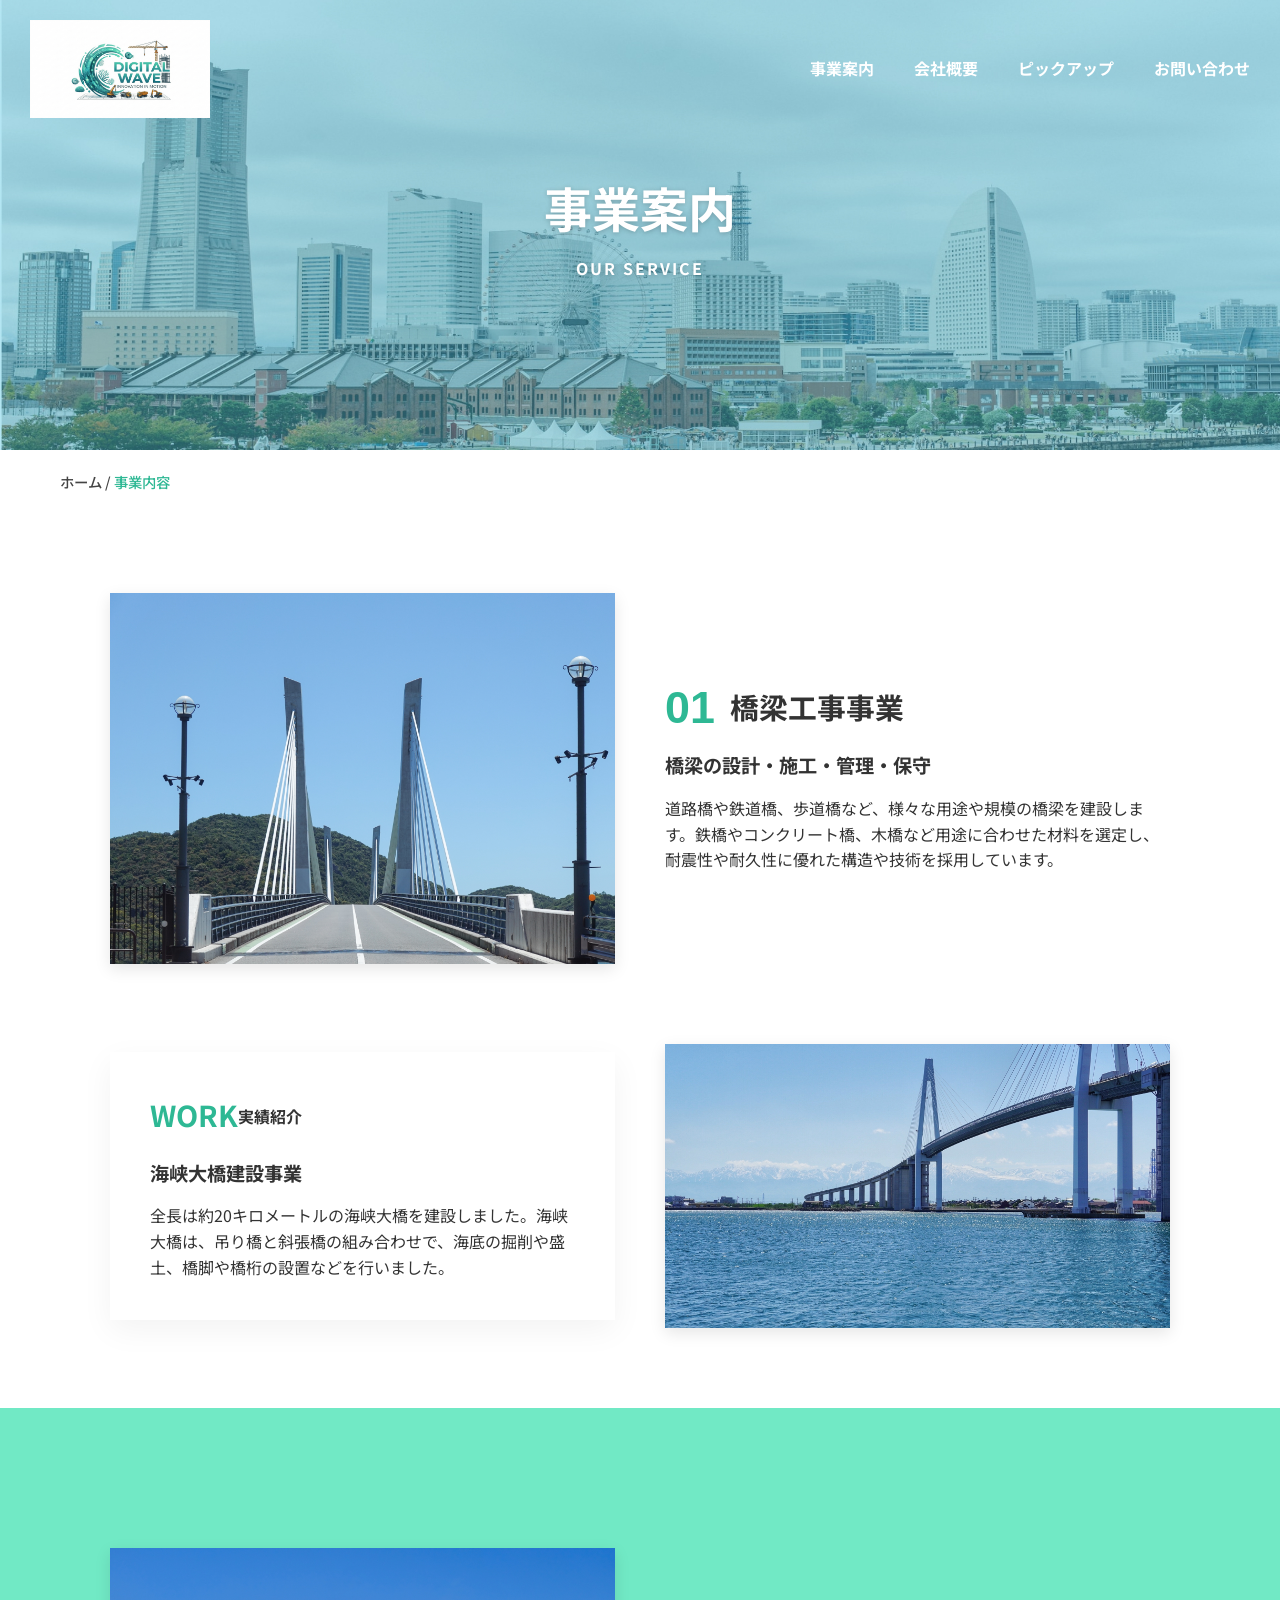
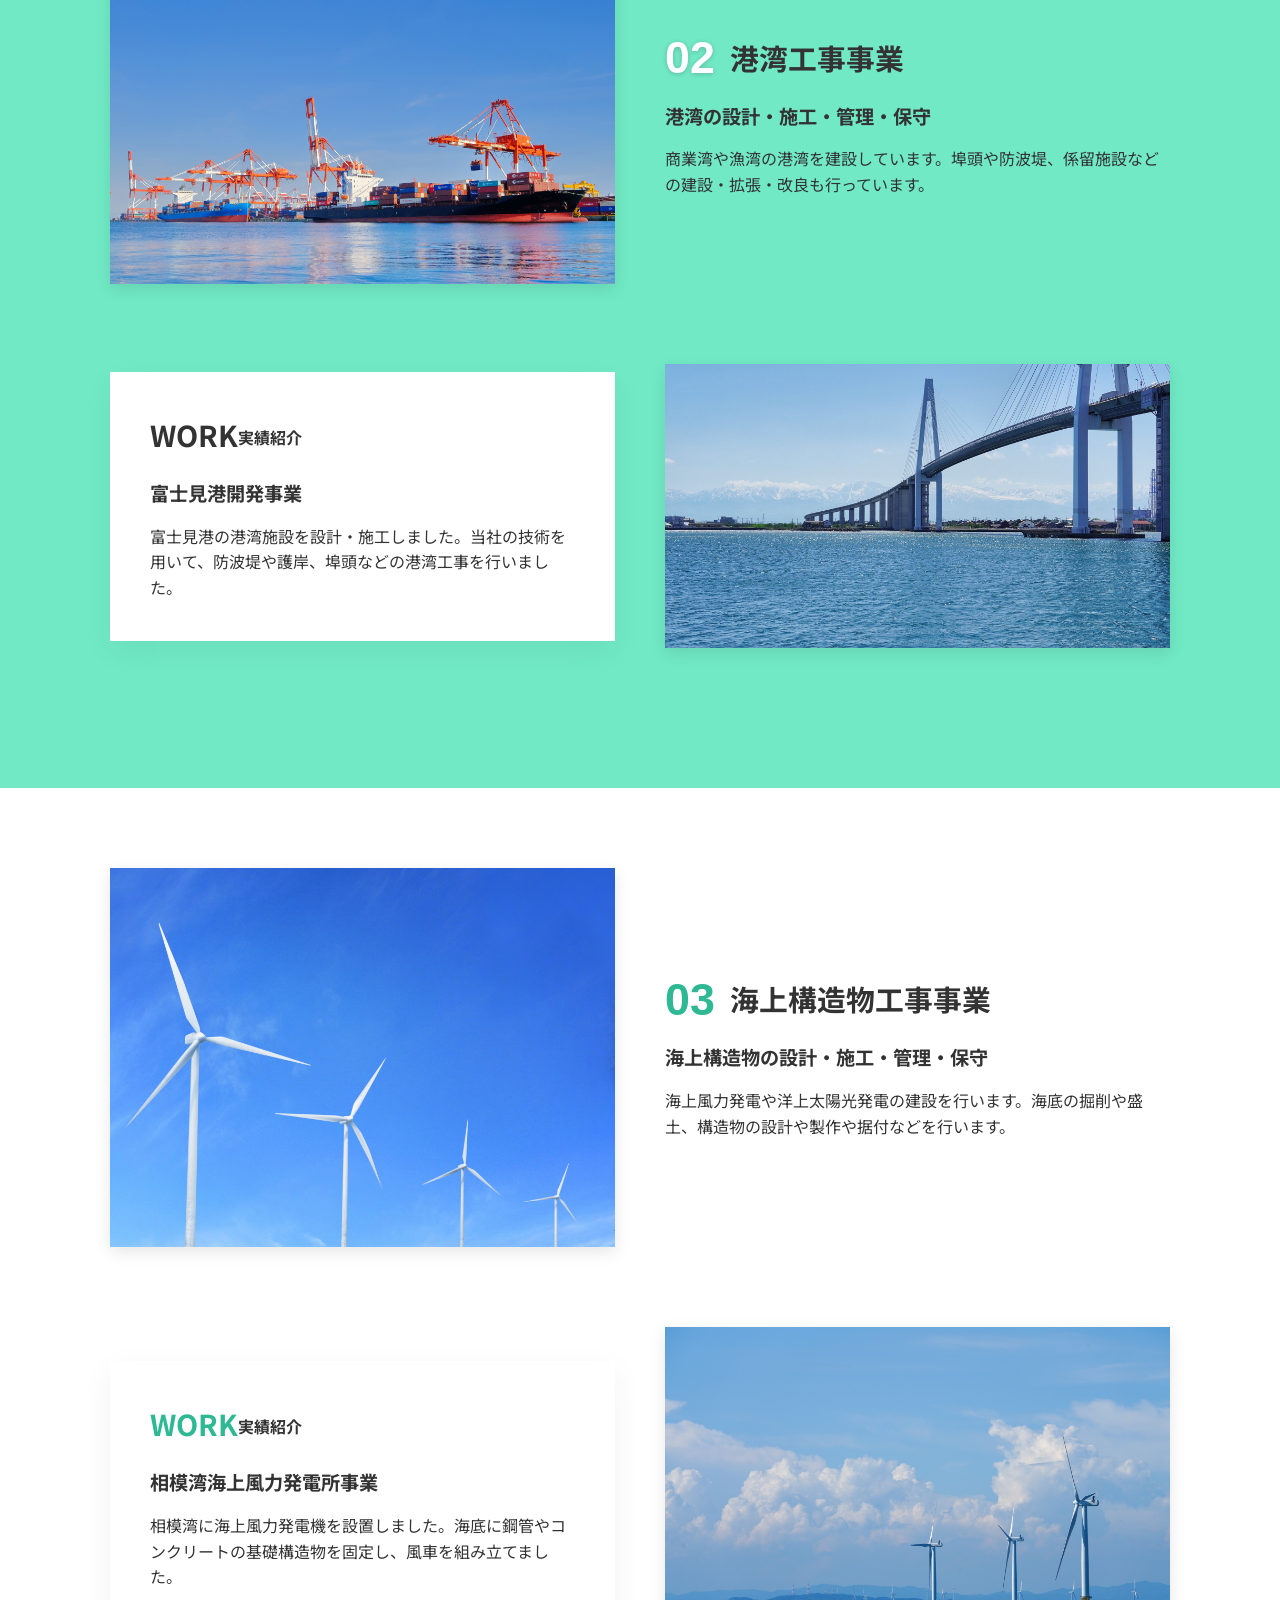
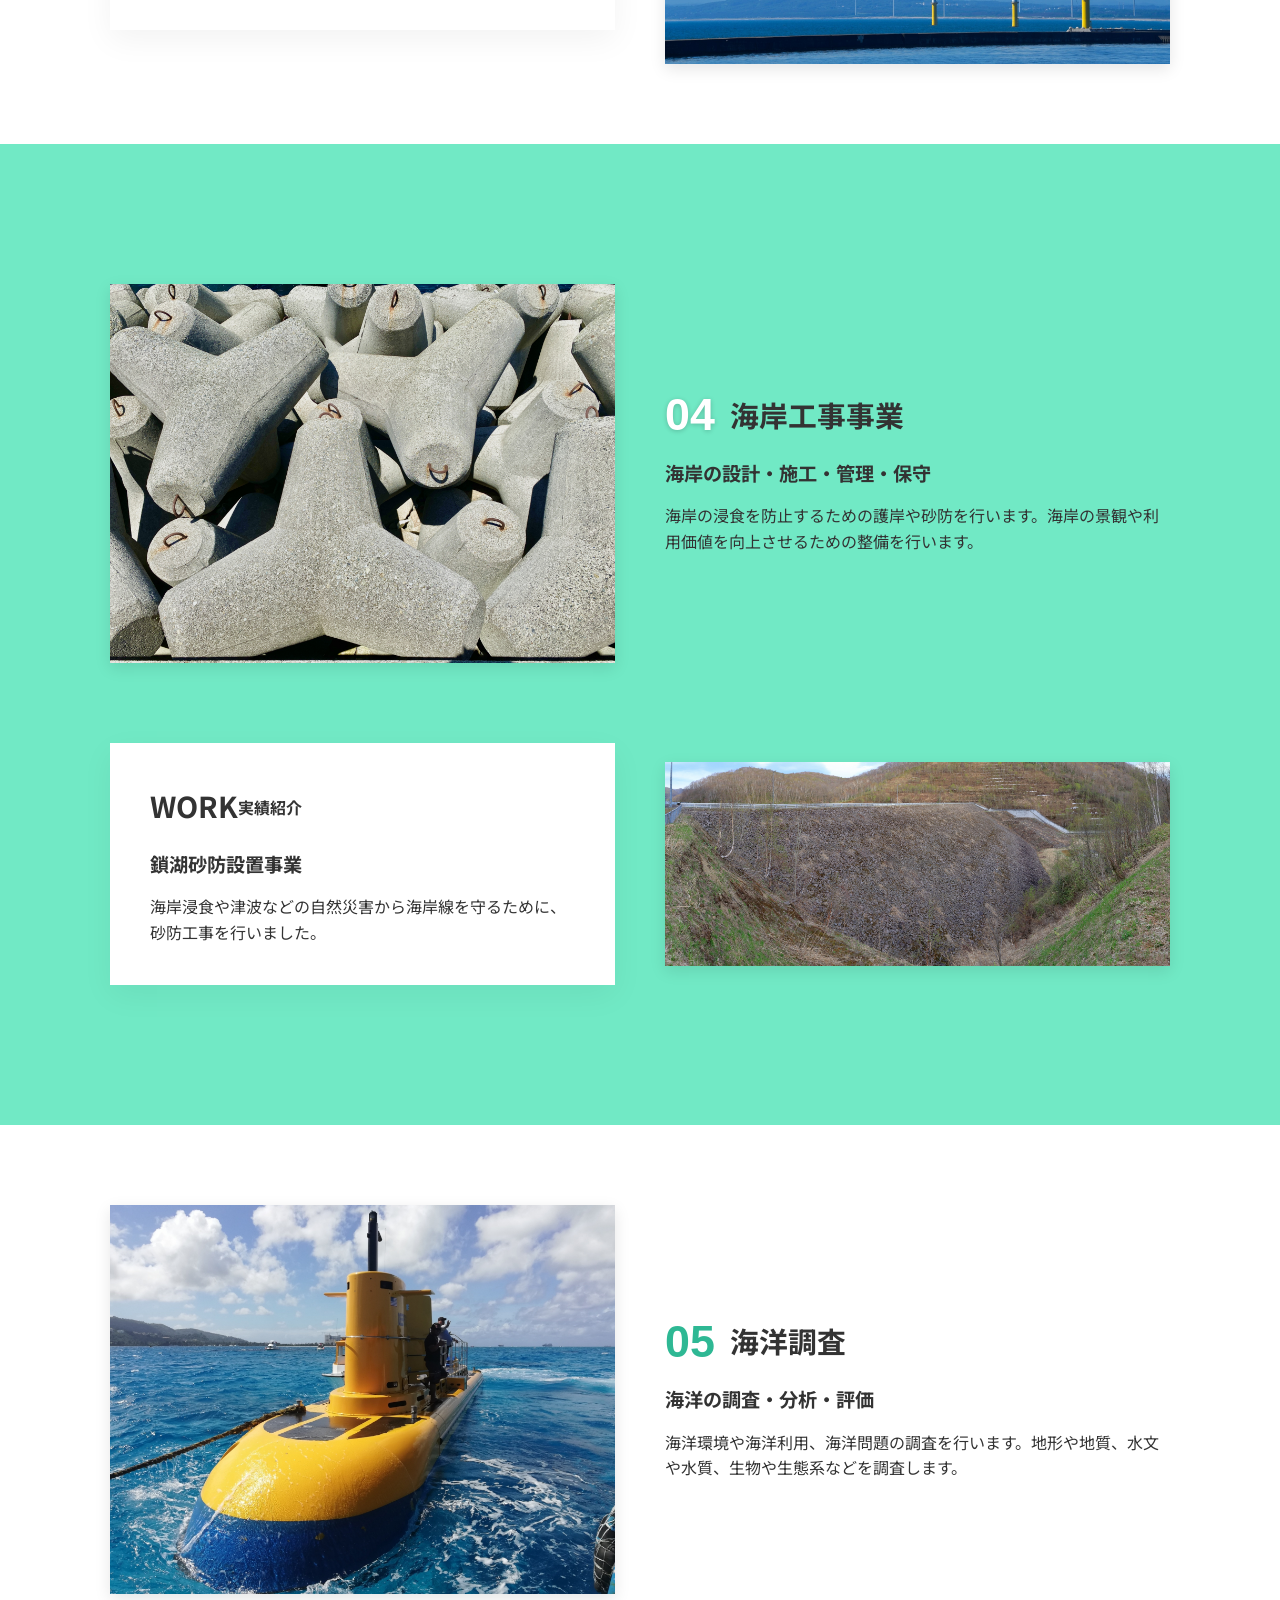
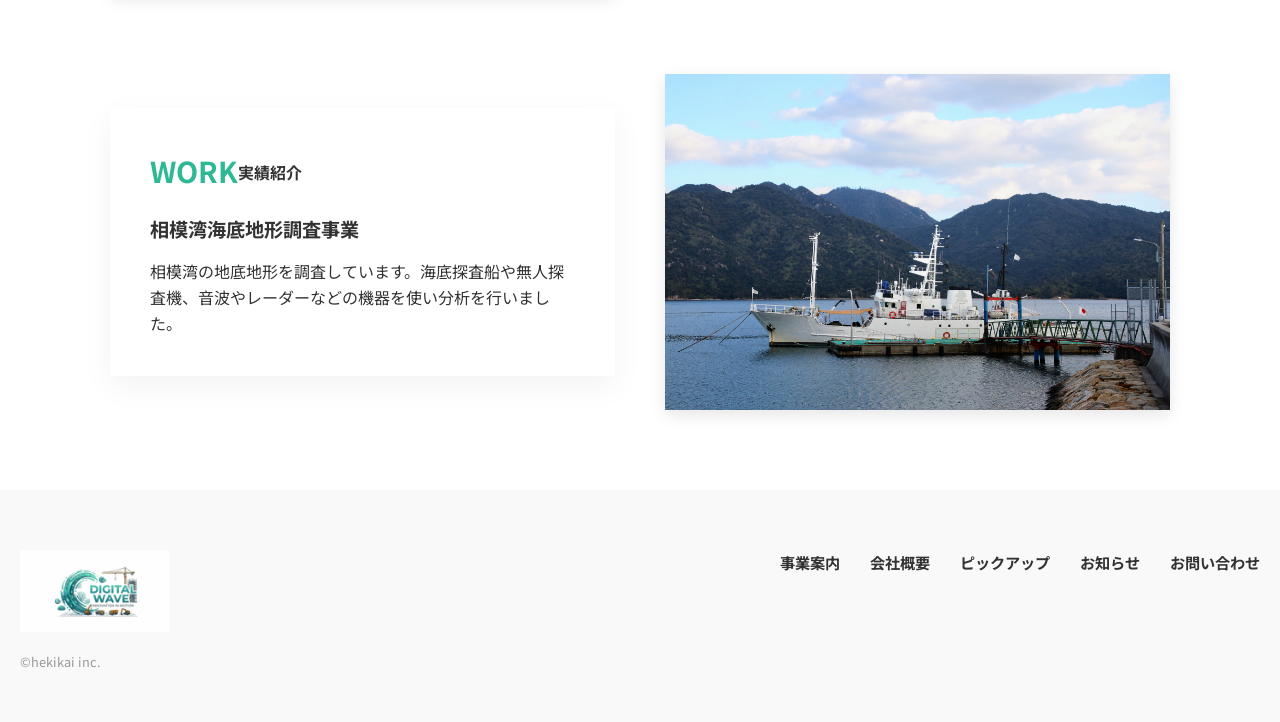
<file: service.html>
<!DOCTYPE html>
<html lang="ja">
  <head>
    <meta charset="UTF-8" />
    <meta name="viewport" content="width=device-width, initial-scale=1.0" />
    <title>DIGITAL WAVE建設 - 事業案内</title>
    <link rel="preconnect" href="https://fonts.googleapis.com" />
    <link rel="preconnect" href="https://fonts.gstatic.com" crossorigin />
    <link href="https://fonts.googleapis.com/css2?family=Noto+Sans+JP:wght@100..900&display=swap" rel="stylesheet" />
    <link rel="stylesheet" href="style.css" />
  </head>
  <body>
    <header class="header-wrapper">
      <section class="header-container" id="main-header">
        <div class="header-content">
          <a href="index.html"><img class="logo" src="img/newlogo.png" alt="DIGITAL WAVE ロゴ" /></a>
          <input type="checkbox" id="nav-toggle" class="nav-toggle" />
          <label for="nav-toggle" class="hamburger"><span></span><span></span><span></span></label>
          <nav id="nav">
            <ul>
              <li><a href="service.html">事業案内</a></li>
              <li><a href="company.html">会社概要</a></li>
              <li><a href="pickup.html">ピックアップ</a></li>
              <li><a href="contact.html">お問い合わせ</a></li>
            </ul>
          </nav>
        </div>
      </section>
      <section class="header-container" id="fixed-header">
        <div class="header-content fixed-header-content">
          <a href="index.html"><img class="logo-fixed" src="img/newlogo.png" alt="DIGITAL WAVE ロゴ" /></a>
          <input type="checkbox" id="nav-toggle-fixed" class="nav-toggle" />
          <label for="nav-toggle-fixed" class="hamburger"><span></span><span></span><span></span></label>
          <nav id="nav-fixed">
            <ul>
              <li><a href="service.html">事業案内</a></li>
              <li><a href="company.html">会社概要</a></li>
              <li><a href="pickup.html">ピックアップ</a></li>
              <li><a href="contact.html">お問い合わせ</a></li>
            </ul>
          </nav>
        </div>
      </section>
      <section class="other-hero-wrapper">
        <img class="other-hero-img" src="img/hekikai-35.jpg" alt="事業案内イメージ" />
        <h1 data-en="our service">事業案内</h1>
      </section>
    </header>

    <main>
      <section class="hero-bottom">
        <p><a href="index.html">ホーム</a> / <span class="trans">事業内容</span></p>
      </section>

      <section class="service-wrapper">
        <div class="service-container main-fade-in fade-in">
          <div class="service-img-box"><img src="img/hekikai-18.jpg" alt="橋梁工事イメージ" /></div>
          <div class="service-text-box">
            <h2><span class="trans number">01</span>橋梁工事事業</h2>
            <p class="service-item-subtitle">橋梁の設計・施工・管理・保守</p>
            <p class="service-item-text">道路橋や鉄道橋、歩道橋など、様々な用途や規模の橋梁を建設します。鉄橋やコンクリート橋、木橋など用途に合わせた材料を選定し、耐震性や耐久性に優れた構造や技術を採用しています。</p>
          </div>
        </div>
        <div class="service-container reverse-layout right-fade-in fade-in">
          <div class="service-text-box white-box">
            <h2 data-ja="実績紹介" class="service-item-title">work</h2>
            <p class="service-item-subtitle">海峡大橋建設事業</p>
            <p class="service-item-text">全長は約20キロメートルの海峡大橋を建設しました。海峡大橋は、吊り橋と斜張橋の組み合わせで、海底の掘削や盛土、橋脚や橋桁の設置などを行いました。</p>
          </div>
          <div class="service-img-box"><img src="img/hekikai-28.jpg" alt="海峡大橋" /></div>
        </div>

        <div class="service-greenbox">
          <div class="service-container main-fade-in fade-in">
            <div class="service-img-box"><img src="img/hekikai-33.jpg" alt="港湾工事イメージ" /></div>
            <div class="service-text-box">
              <h2><span class="trans-white number">02</span>港湾工事事業</h2>
              <p class="service-item-subtitle">港湾の設計・施工・管理・保守</p>
              <p class="service-item-text">商業湾や漁湾の港湾を建設しています。埠頭や防波堤、係留施設などの建設・拡張・改良も行っています。</p>
            </div>
          </div>
          <div class="service-container reverse-layout right-fade-in fade-in">
            <div class="service-text-box white-box">
              <h2 data-ja="実績紹介" class="service-item-title">work</h2>
              <p class="service-item-subtitle">富士見港開発事業</p>
              <p class="service-item-text">富士見港の港湾施設を設計・施工しました。当社の技術を用いて、防波堤や護岸、埠頭などの港湾工事を行いました。</p>
            </div>
            <div class="service-img-box"><img src="img/hekikai-28.jpg" alt="富士見港" /></div>
          </div>
        </div>

        <div class="service-container main-fade-in fade-in">
          <div class="service-img-box"><img src="img/hekikai-9.jpg" alt="海上構造物イメージ" /></div>
          <div class="service-text-box">
            <h2><span class="trans number">03</span>海上構造物工事事業</h2>
            <p class="service-item-subtitle">海上構造物の設計・施工・管理・保守</p>
            <p class="service-item-text">海上風力発電や洋上太陽光発電の建設を行います。海底の掘削や盛土、構造物の設計や製作や据付などを行います。</p>
          </div>
        </div>
        <div class="service-container reverse-layout right-fade-in fade-in">
          <div class="service-text-box white-box">
            <h2 data-ja="実績紹介" class="service-item-title">work</h2>
            <p class="service-item-subtitle">相模湾海上風力発電所事業</p>
            <p class="service-item-text">相模湾に海上風力発電機を設置しました。海底に鋼管やコンクリートの基礎構造物を固定し、風車を組み立てました。</p>
          </div>
          <div class="service-img-box"><img src="img/hekikai-8.jpg" alt="洋上風力発電" /></div>
        </div>

        <div class="service-greenbox">
          <div class="service-container main-fade-in fade-in">
            <div class="service-img-box"><img src="img/hekikai-7.jpg" alt="海岸工事イメージ" /></div>
            <div class="service-text-box">
              <h2><span class="trans-white number">04</span>海岸工事事業</h2>
              <p class="service-item-subtitle">海岸の設計・施工・管理・保守</p>
              <p class="service-item-text">海岸の浸食を防止するための護岸や砂防を行います。海岸の景観や利用価値を向上させるための整備を行います。</p>
            </div>
          </div>
          <div class="service-container reverse-layout right-fade-in fade-in">
            <div class="service-text-box white-box">
              <h2 data-ja="実績紹介" class="service-item-title">work</h2>
              <p class="service-item-subtitle">鎖湖砂防設置事業</p>
              <p class="service-item-text">海岸浸食や津波などの自然災害から海岸線を守るために、砂防工事を行いました。</p>
            </div>
            <div class="service-img-box"><img src="img/hekikai-32.jpg" alt="砂防工事" /></div>
          </div>
        </div>

        <div class="service-container main-fade-in fade-in">
          <div class="service-img-box"><img src="img/hekikai-26.jpg" alt="海洋調査イメージ" /></div>
          <div class="service-text-box">
            <h2><span class="trans number">05</span>海洋調査</h2>
            <p class="service-item-subtitle">海洋の調査・分析・評価</p>
            <p class="service-item-text">海洋環境や海洋利用、海洋問題の調査を行います。地形や地質、水文や水質、生物や生態系などを調査します。</p>
          </div>
        </div>
        <div class="service-container reverse-layout right-fade-in fade-in">
          <div class="service-text-box white-box">
            <h2 data-ja="実績紹介" class="service-item-title">work</h2>
            <p class="service-item-subtitle">相模湾海底地形調査事業</p>
            <p class="service-item-text">相模湾の地底地形を調査しています。海底探査船や無人探査機、音波やレーダーなどの機器を使い分析を行いました。</p>
          </div>
          <div class="service-img-box"><img src="img/hekikai-24.jpg" alt="海底調査" /></div>
        </div>
      </section>
    </main>

    <footer>
      <section class="footer-wrapper">
        <div class="footer-left">
          <a href="index.html"><img src="img/newlogo.png" alt="DIGITAL WAVE ロゴ" class="footer-logo" /></a>
          <small class="copyright">©hekikai inc.</small>
        </div>
        <div class="footer-right">
          <ul class="footer-list">
            <li><a href="service.html">事業案内</a></li>
            <li><a href="company.html">会社概要</a></li>
            <li><a href="pickup.html">ピックアップ</a></li>
            <li><a href="news.html">お知らせ</a></li>
            <li><a href="contact.html">お問い合わせ</a></li>
          </ul>
        </div>
      </section>
    </footer>
    <script src="https://code.jquery.com/jquery-3.7.1.min.js"></script>
    <script src="app.js"></script>
  </body>
</html>
</file>
<file: style.css>
@charset "UTF-8";

/* ====================================
   1. Base & Reset
   ==================================== */
* {
  box-sizing: border-box;
  margin: 0;
  padding: 0;
}

body {
  font-family: "Noto Sans JP", sans-serif;
  color: #333;
  line-height: 1.6;
  overflow-x: hidden;
  width: 100%;
  -webkit-text-size-adjust: 100%;
}

a {
  color: inherit;
  text-decoration: none;
  transition: opacity 0.3s;
}

a:hover {
  opacity: 0.7;
}

img {
  width: 100%;
  height: auto;
  vertical-align: bottom;
}

ul,
ol {
  list-style: none;
}

/* 共通ユーティリティ（視認性向上版） */
.trans,
.service-item-title,
.company-title::after,
.news-tag,
.pickup-tag,
.feature-item .sub {
  color: #2eb894; /* 視認性の高い濃いめのエメラルドグリーン */
}

.trans-white,
.service-greenbox h2,
.service-greenbox .service-item-subtitle,
.service-greenbox .service-item-text,
.pickup-title,
.hero-wrapper h1,
.other-hero-wrapper h1 {
  color: #fff;
  text-shadow: 0 1px 5px rgba(0, 0, 0, 0.2);
}

.number {
  font-size: 2.8rem;
  margin-right: 15px;
  line-height: 1;
  font-family: sans-serif;
}

.news-date,
.pickup-date,
.service-item-since,
.hero-bottom {
  color: #444 !important;
  font-weight: 500;
}

/* ボタン共通 */
.btn-white,
.btn-green {
  display: inline-flex;
  align-items: center;
  justify-content: center;
  font-size: 1rem;
  font-weight: 500;
  padding: 15px 0;
  text-transform: uppercase;
  width: 200px;
  margin-top: 20px;
  cursor: pointer;
  transition: all 0.3s;
}

.btn-white {
  color: #2eb894;
  background: #fff;
  border: 1px solid #2eb894;
}
.btn-white:hover {
  background: #2eb894;
  color: #fff;
}

.btn-green {
  background: #2eb894;
  color: #fff;
  border: 1px solid #2eb894;
}
.btn-green:hover {
  background: #fff;
  color: #2eb894;
}

/* アニメーション用クラス */
.fade-in {
  opacity: 0;
  transform: translateY(30px);
  transition:
    opacity 1s ease,
    transform 1s ease;
}
.main-fade-in {
  transform: translateX(-30px);
}
.right-fade-in {
  transform: translateX(30px);
}
.fade-in.show {
  opacity: 1;
  transform: translate(0, 0);
}

/* SP/PC 表示切り替え */
.sp-only {
  display: none;
}
.pc-only {
  display: block;
}

/* ====================================
   2. Header & Navigation
   ==================================== */
.header-wrapper {
  position: relative;
  width: 100%;
}
.header-wrapper:not(.full-height) {
  height: auto;
}
.header-wrapper.full-height {
  height: 100vh;
  overflow: hidden;
}

.header-container {
  width: 100%;
  z-index: 10;
}
#main-header .header-content {
  position: absolute;
  top: 0;
  left: 0;
  width: 100%;
  padding: 20px 30px;
  display: flex;
  justify-content: space-between;
  align-items: center;
  z-index: 20;
}

.logo {
  width: 180px;
}
.header-container nav ul {
  display: flex;
  gap: 40px;
  font-weight: 700;
  color: #fff;
}

/* 追従ヘッダー */
#fixed-header {
  position: fixed;
  top: 0;
  left: 0;
  width: 100%;
  height: 60px;
  background-color: #fff;
  transform: translateY(-100%);
  opacity: 0;
  transition: all 0.3s ease;
  z-index: 100;
  box-shadow: 0 2px 5px rgba(0, 0, 0, 0.1);
}
.fixed-header-content {
  display: flex;
  justify-content: space-between;
  align-items: center;
  padding: 0 30px;
  height: 100%;
}
.logo-fixed {
  height: 40px;
  width: auto;
}
#fixed-header nav ul {
  color: #000;
}

/* ハンバーガー */
.nav-toggle {
  display: none;
}
.hamburger {
  display: none;
  flex-direction: column;
  justify-content: space-between;
  width: 30px;
  height: 22px;
  cursor: pointer;
  z-index: 1001;
}
.hamburger span {
  display: block;
  height: 2px;
  width: 100%;
  background-color: #fff;
  transition: all 0.4s;
}
#fixed-header .hamburger span {
  background-color: #000;
}

/* ====================================
   3. Hero Sections
   ==================================== */
.hero-slider,
.hero-item {
  width: 100%;
  height: 100vh;
}
.hero-img {
  width: 100%;
  height: 100%;
  background-size: cover;
  background-position: center;
  transform: scale(1.2);
  transition: transform 6s linear;
}
.hero-slider .slick-current .hero-img {
  transform: scale(1);
}

.hero-wrapper h1 {
  position: absolute;
  top: 50%;
  left: 10%;
  transform: translateY(-50%);
  font-size: 5rem;
  z-index: 5;
  pointer-events: none;
  line-height: 1.2;
}
.hero-wrapper h1::after {
  content: attr(data-en);
  display: block;
  font-size: 1.8rem;
  margin-top: 20px;
  letter-spacing: 2px;
  text-transform: uppercase;
}

.other-hero-wrapper {
  position: relative;
  width: 100%;
  height: 50vh;
  overflow: hidden;
}
.other-hero-img {
  width: 100%;
  height: 100%;
  object-fit: cover;
}
.other-hero-wrapper h1 {
  position: absolute;
  top: 50%;
  left: 50%;
  transform: translate(-50%, -50%);
  font-size: 3rem;
  text-align: center;
  width: 100%;
}
.other-hero-wrapper h1::after {
  content: attr(data-en);
  display: block;
  font-size: 1rem;
  margin-top: 10px;
  letter-spacing: 2px;
  text-transform: uppercase;
}

.hero-bottom {
  max-width: 1200px;
  margin: 20px auto;
  padding: 0 20px;
  font-size: 0.9rem;
}

/* ====================================
   4. Index Page Styles
   ==================================== */
.top-animation {
  position: fixed;
  top: 0;
  left: 0;
  width: 100%;
  height: 100vh;
  background: rgb(157, 240, 214);
  z-index: 9999;
  display: flex;
  justify-content: center;
  align-items: center;
}
.top-animation img {
  width: 150px;
}

.main-news-wrapper {
  position: relative;
  z-index: 2;
  margin-top: -50px;
}
.main-news-container {
  display: flex;
  background: rgba(95, 253, 203, 0.9);
  align-items: center;
  color: #fff;
  max-width: 1300px;
  margin: 0 auto;
}
.main-news-header {
  background: rgba(95, 253, 203, 1);
  padding: 30px 50px;
  min-width: 250px;
}
.main-news-header h2 {
  font-size: 2rem;
  text-transform: uppercase;
  color: #fff;
}
.main-news-header h2::after {
  content: attr(data-ja);
  display: block;
  font-size: 1rem;
  margin-top: 5px;
}

.main-news-body {
  flex: 1;
  min-width: 0;
  padding: 20px;
}
.main-news-list {
  display: flex !important;
  align-items: center;
  gap: 20px;
  font-size: 1rem;
}
.news-tag {
  background: #fff;
  padding: 2px 15px;
  border-radius: 4px;
  font-size: 0.9rem;
  white-space: nowrap;
}
.news-text a {
  color: #333;
  text-decoration: underline;
}

.main-news-controls {
  display: flex;
  align-items: center;
  background: #fff;
  height: auto;
}
.main-news-arrow {
  display: flex;
  gap: 2px;
}
.prev-arrow,
.next-arrow {
  width: 50px;
  cursor: pointer;
}
.main-news-btn {
  width: 100px;
  height: 50px;
  border: none;
  border-left: 1px solid #eee;
  margin-top: 0;
  display: flex;
  align-items: center;
  justify-content: center;
}

/* Intro */
.main-intro-container {
  max-width: 1200px;
  margin: 100px auto;
  display: flex;
  align-items: center;
  gap: 50px;
  padding: 0 30px;
}
.main-intro-text,
.main-intro-image {
  width: 50%;
}
.main-intro-text h2 {
  font-size: 2rem;
  line-height: 1.6;
  margin-bottom: 40px;
}

/* Service (Index) */
.main-service-wrapper {
  max-width: 1200px;
  margin: 0 auto 80px;
  display: flex;
  align-items: center;
  gap: 50px;
  padding: 0 30px;
}
.main-service-header,
.main-service-list-container {
  width: 50%;
}
.main-service-title {
  font-size: 3.5rem;
  text-transform: uppercase;
  margin-bottom: 20px;
  line-height: 1;
}
.main-service-title::after {
  content: attr(data-ja);
  display: block;
  font-size: 1.2rem;
  margin-top: 10px;
}
.service-list li {
  border-bottom: 1px solid #eee;
}
.service-list a {
  display: block;
  padding: 20px 0;
  font-size: 1.5rem;
  color: #1b2b44;
  position: relative;
}
.service-list a::after {
  content: "→";
  position: absolute;
  right: 0;
  opacity: 0;
  transition: opacity 0.3s;
}
.service-list a:hover {
  color: #2eb894;
  padding-left: 10px;
}
.service-list a:hover::after {
  opacity: 1;
}

.main-service-features {
  background: #f9f9f9;
  padding: 80px 20px;
}
.features-grid {
  max-width: 1200px;
  margin: 0 auto;
  display: grid;
  grid-template-columns: repeat(3, 1fr);
  gap: 40px;
}
.feature-item {
  text-align: center;
  background: #fff;
  padding: 40px 20px;
  border-radius: 8px;
  box-shadow: 0 5px 15px rgba(0, 0, 0, 0.05);
}
.feature-item .icon {
  width: 80px;
  height: 80px;
  margin-bottom: 20px;
}
.feature-item .sub {
  font-size: 1.2rem;
  margin-bottom: 20px;
}

/* Works (Index) */
.main-works {
  max-width: 1200px;
  margin: 0 auto 150px;
  padding: 0 30px;
}
.main-works-slide {
  position: relative;
  padding-bottom: 50px;
  outline: none;
}
.work-img-box {
  width: 75%;
  height: 500px;
}
.work-img-box img {
  width: 100%;
  height: 100%;
  object-fit: cover;
}
.work-content-box {
  position: absolute;
  top: 50%;
  right: 0;
  transform: translateY(-50%);
  width: 45%;
  background: #fff;
  padding: 50px;
  box-shadow: 0 10px 40px rgba(0, 0, 0, 0.1);
}
.work-content-box h2 {
  font-size: 2rem;
  color: #2eb894;
  text-transform: uppercase;
  margin-bottom: 10px;
}
.work-content-box h2::after {
  content: attr(data-ja);
  display: block;
  font-size: 1rem;
  color: #333;
}
.work-content-box h3 {
  font-size: 1.5rem;
  margin-bottom: 20px;
}
.main-works-slider .slick-dots {
  bottom: -30px;
  text-align: left;
}

/* Pickup (Index) */
.main-pickup {
  background: rgb(113, 233, 197);
  padding: 100px 20px;
  text-align: center;
}
.main-pickup-container {
  max-width: 1200px;
  margin: 0 auto;
}
.pickup-title {
  font-size: 3rem;
  text-transform: uppercase;
  margin-bottom: 50px;
}
.pickup-title::after {
  content: attr(data-ja);
  display: block;
  font-size: 1.2rem;
  margin-top: 10px;
}
.pickup-grid {
  display: grid;
  grid-template-columns: repeat(3, 1fr);
  gap: 30px;
  margin-bottom: 60px;
}
.pickup-item {
  background: #fff;
  display: block;
  transition: transform 0.3s;
  height: 100%;
  text-align: left;
  box-shadow: 0 5px 15px rgba(0, 0, 0, 0.1);
}
.pickup-item:hover {
  transform: translateY(-10px);
}
.pickup-img {
  height: 200px;
  overflow: hidden;
}
.pickup-img img {
  height: 100%;
  object-fit: cover;
}
.pickup-info {
  padding: 20px;
}
.pickup-tag {
  background: #2eb894;
  color: #fff;
  font-size: 0.8rem;
  padding: 2px 10px;
  display: inline-block;
  margin-bottom: 10px;
}
.pickup-text {
  font-size: 1rem;
  font-weight: 700;
  color: #333;
}

/* ====================================
   5. Service Page
   ==================================== */
.service-wrapper {
  width: 100%;
  overflow: hidden;
}
.service-container {
  max-width: 1100px;
  margin: 80px auto;
  padding: 0 20px;
  display: flex;
  justify-content: space-between;
  align-items: center;
  gap: 50px;
}
.service-img-box,
.service-text-box {
  width: 48%;
}
.service-img-box img {
  box-shadow: 0 5px 15px rgba(0, 0, 0, 0.1);
}
.service-text-box h2 {
  font-size: 1.8rem;
  margin-bottom: 20px;
  display: flex;
  align-items: center;
}
.service-item-title {
  font-size: 2.2rem;
  text-transform: uppercase;
  margin-bottom: 10px;
}
.service-item-title::after {
  content: attr(data-ja);
  display: block;
  font-size: 1rem;
  color: #333;
  margin-top: 5px;
}
.service-item-subtitle {
  font-size: 1.2rem;
  font-weight: 700;
  margin-bottom: 15px;
}
.white-box {
  background: #fff;
  padding: 40px;
  box-shadow: 0 10px 30px rgba(0, 0, 0, 0.05);
}
.service-greenbox {
  position: relative;
  background: rgb(113, 233, 197);
  width: 100vw;
  margin-left: calc(50% - 50vw);
  padding: 60px 0;
}
.service-greenbox h2,
.service-greenbox .service-item-subtitle,
.service-greenbox .service-item-text {
  color: #333;
  text-shadow: none;
}

/* ====================================
   6. Company Page
   ==================================== */
.main-company {
  max-width: 1200px;
  margin: 0 auto 100px;
  padding: 0 30px;
}
.greeting-container {
  display: flex;
  align-items: center;
  gap: 50px;
  margin-bottom: 120px;
}
.greeting-text {
  width: 55%;
}
.greeting-image {
  width: 45%;
}
.company-title {
  font-size: 3rem;
  text-transform: uppercase;
  margin-bottom: 20px;
  line-height: 1;
}
.company-title::after {
  content: attr(data-ja);
  display: block;
  font-size: 1.2rem;
  margin-top: 10px;
}
.greeting-catch {
  font-size: 1.8rem;
  margin-bottom: 30px;
  line-height: 1.6;
}
.company-info-section {
  display: flex;
  margin-bottom: 100px;
  border-top: 1px solid #333;
  padding-top: 60px;
}
.company-section-title {
  width: 40%;
}
.company-list-wrapper {
  width: 60%;
}
.dl-row {
  display: flex;
  border-bottom: 1px solid #ddd;
  padding: 20px 0;
}
.dl-row dt {
  width: 30%;
  font-weight: 700;
}
.dl-row dd {
  width: 70%;
}

/* ====================================
   7. Pickup Page
   ==================================== */
.pickup-page-bg {
  background: rgb(113, 233, 197);
  padding-bottom: 50px;
}
.pickup-page-bg .hero-bottom {
  color: #fff;
}
.pickup-filter-list {
  display: flex;
  justify-content: center;
  gap: 20px;
  margin-bottom: 50px;
}
.pickup-filter-list li {
  background: #fff;
  color: #2eb894;
  padding: 10px 30px;
  cursor: pointer;
  border: 1px solid #fff;
  transition: all 0.3s;
}
.pickup-filter-list li:hover,
.pickup-filter-list li.active {
  background: #2eb894;
  color: #fff;
  border: 1px solid #fff;
}
.pagination {
  display: flex;
  justify-content: center;
  gap: 10px;
  margin-top: 50px;
}
.pagination a {
  width: 40px;
  height: 40px;
  display: flex;
  justify-content: center;
  align-items: center;
  background: #fff;
  color: #2eb894;
  font-weight: 700;
  transition: background 0.3s;
}
.pagination a:hover,
.pagination a.active {
  background: #333;
  color: #fff;
}

/* ====================================
   8. News Archive Page
   ==================================== */
.news-wrapper {
  max-width: 1000px;
  margin: 0 auto 100px;
  padding: 0 20px;
}
.news-archive-list {
  border-top: 2px solid #2eb894;
  margin-bottom: 60px;
}
.news-archive-item {
  border-bottom: 1px solid #ddd;
}
.news-archive-item a {
  display: flex;
  align-items: center;
  padding: 25px 10px;
  color: #333;
  transition: background-color 0.3s;
}
.news-archive-item a:hover {
  background-color: #eafbf6;
  color: #111;
}
.news-meta {
  display: flex;
  align-items: center;
  width: 250px;
  flex-shrink: 0;
}
.news-archive-item .news-tag {
  margin-right: 15px;
  min-width: 100px;
  text-align: center;
}
.news-title {
  font-size: 1.1rem;
  font-weight: 500;
  line-height: 1.6;
}

/* ====================================
   9. Blog & Article Detail
   ==================================== */
.blog-wrapper,
.article-wrapper {
  padding: 0 20px 100px;
}
.blog-container,
.article-container {
  max-width: 840px;
  margin: 0 auto;
}
.blog-header,
.article-header {
  margin-bottom: 30px;
  border-bottom: 1px solid #ddd;
  padding-bottom: 20px;
}
.blog-meta,
.article-meta {
  display: flex;
  align-items: center;
  gap: 15px;
  margin-bottom: 15px;
}
.blog-tag,
.article-tag {
  background: #2eb894;
  color: #fff;
  font-size: 0.85rem;
  padding: 4px 12px;
  border-radius: 2px;
}
.blog-date,
.article-date {
  color: #666;
  font-family: "Noto Sans JP", sans-serif;
  font-weight: 500;
}
.blog-title,
.article-title {
  font-size: 2rem;
  line-height: 1.4;
  font-weight: 700;
  color: #333;
}
.blog-hero-image {
  margin-bottom: 50px;
}
.blog-hero-image img {
  border-radius: 4px;
}
.blog-content p,
.article-content p {
  font-size: 1rem;
  line-height: 2;
  margin-bottom: 40px;
  text-align: justify;
}
.blog-content h3 {
  font-size: 1.5rem;
  margin: 60px 0 30px;
  padding-left: 15px;
  border-left: 5px solid #2eb894;
  line-height: 1.2;
}
.blog-footer-btn,
.article-footer-btn {
  text-align: center;
  margin-top: 80px;
}

/* ====================================
   10. Contact Page
   ==================================== */
.contact-wrapper {
  max-width: 800px;
  margin: 60px auto 100px;
  padding: 0 20px;
}
.contact-row {
  display: flex;
  align-items: center;
  border-bottom: 1px solid #ddd;
  padding: 25px 0;
}
.contact-row:last-of-type {
  border-bottom: none;
  align-items: flex-start;
}
.contact-row dt {
  width: 35%;
  font-weight: 700;
  display: flex;
  align-items: center;
  flex-wrap: wrap;
  gap: 10px;
}
.contact-row dd {
  width: 65%;
}
.badge-required {
  background: #f68e06;
  color: #fff;
  font-size: 0.75rem;
  padding: 2px 8px;
  border-radius: 4px;
}
.badge-optional {
  background: #fff;
  color: #333;
  border: 1px solid #333;
  font-size: 0.75rem;
  padding: 1px 7px;
  border-radius: 4px;
}
.form-control {
  width: 100%;
  padding: 10px;
  border: 1px solid #ccc;
  background: #f9f9f9;
  font-size: 1rem;
  border-radius: 4px;
}
textarea.form-control {
  resize: vertical;
}
.contact-btn-area {
  margin-top: 40px;
  text-align: center;
}
.contact-submit-btn {
  width: 300px;
  font-size: 1.2rem;
  cursor: pointer;
  border: none;
}

/* ====================================
   11. Footer
   ==================================== */
footer {
  background-color: #f9f9f9;
  padding: 60px 0 20px;
}
.footer-wrapper {
  max-width: 1300px;
  margin: 0 auto;
  padding: 0 20px;
  display: flex;
  justify-content: space-between;
  align-items: flex-start;
  flex-wrap: wrap;
}
.footer-left {
  margin-bottom: 30px;
}
.footer-logo {
  width: 150px;
  margin-bottom: 20px;
}
.copyright {
  display: block;
  font-size: 0.8rem;
  color: #999;
}
.footer-right {
  width: auto;
}
.footer-list {
  display: flex;
  gap: 30px;
}
.footer-list li a {
  font-size: 0.95rem;
  font-weight: 700;
  color: #333;
}
.footer-list li a:hover {
  color: #2eb894;
}

/* ====================================
   12. Media Queries (レスポンシブ集約)
   ==================================== */

/* タブレット・スマホ全般 (980px以下) */
@media (max-width: 980px) {
  .sp-only {
    display: block;
  }
  .pc-only {
    display: none;
  }

  /* Header & Nav */
  .hamburger {
    display: flex;
  }
  .logo {
    width: 140px;
  }
  #nav,
  #nav-fixed {
    position: fixed;
    top: 0;
    right: -100%;
    width: 80%;
    height: 100vh;
    background-color: rgba(0, 0, 0, 0.95);
    display: flex;
    justify-content: center;
    align-items: center;
    transition: right 0.4s ease;
    z-index: 1000;
  }
  #nav-fixed {
    background-color: rgba(95, 253, 203, 0.98);
  }
  .nav-toggle:checked ~ #nav,
  .nav-toggle:checked ~ #nav-fixed {
    right: 0;
  }
  .nav-toggle:checked + .hamburger span:nth-child(1) {
    transform: rotate(45deg) translateY(6px);
  }
  .nav-toggle:checked + .hamburger span:nth-child(2) {
    opacity: 0;
  }
  .nav-toggle:checked + .hamburger span:nth-child(3) {
    transform: rotate(-45deg) translateY(-6px);
  }
  .header-container nav ul {
    flex-direction: column;
    text-align: center;
    gap: 30px;
  }
  #nav ul li a {
    font-size: 1.2rem;
  }
  .logo-fixed {
    height: 30px;
  }

  /* Hero */
  .hero-wrapper h1 {
    font-size: 2.5rem;
    left: 5%;
    width: 90%;
  }
  .other-hero-wrapper {
    height: 40vh;
  }
  .other-hero-wrapper h1 {
    font-size: 2rem;
  }

  /* Index Page */
  .main-news-wrapper {
    margin-top: 0;
  }
  .main-news-container {
    flex-direction: column;
    width: 100%;
  }
  .main-news-header {
    padding: 15px;
    text-align: center;
    width: 100%;
  }
  .main-news-header h2 {
    font-size: 1.5rem;
  }
  .main-news-body {
    width: 100%;
  }
  .main-news-list {
    flex-direction: column;
    align-items: flex-start;
    gap: 5px;
  }
  .main-news-controls {
    width: 100%;
    justify-content: center;
  }
  .main-news-arrow,
  .main-news-btn {
    width: 33.3%;
    justify-content: center;
    border: 1px solid #eee;
  }
  .main-intro-container {
    flex-direction: column-reverse;
    margin: 60px auto;
    gap: 30px;
  }
  .main-intro-text,
  .main-intro-image {
    width: 100%;
  }
  .main-service-wrapper {
    flex-direction: column;
    padding: 0 20px;
    gap: 20px;
  }
  .main-service-header,
  .main-service-list-container {
    width: 100%;
  }
  .main-service-header .main-service-title {
    font-size: 2.5rem;
    margin-bottom: 20px;
  }
  .features-grid,
  .pickup-grid {
    grid-template-columns: 1fr;
    gap: 30px;
  }
  .main-works {
    margin-bottom: 80px;
  }
  .work-img-box {
    width: 100%;
    height: 250px;
  }
  .work-content-box {
    position: relative;
    width: 100%;
    top: 0;
    transform: none;
    padding: 30px 20px;
    box-shadow: none;
    background: #f4f4f4;
  }

  /* Service Page */
  .service-container {
    flex-direction: column;
    gap: 30px;
    margin: 60px auto;
  }
  .reverse-layout .service-img-box {
    order: 1;
  }
  .reverse-layout .service-text-box {
    order: 2;
  }
  .service-img-box,
  .service-text-box {
    width: 100%;
  }
  .white-box {
    padding: 30px;
  }

  /* Company Page */
  .greeting-container {
    flex-direction: column;
    gap: 30px;
    margin-bottom: 60px;
  }
  .greeting-text,
  .greeting-image {
    width: 100%;
  }
  .greeting-catch {
    font-size: 1.4rem;
  }
  .company-info-section {
    flex-direction: column;
    padding-top: 30px;
  }
  .company-section-title,
  .company-list-wrapper {
    width: 100%;
  }
  .company-section-title {
    margin-bottom: 20px;
  }

  /* Contact Page */
  .contact-row {
    flex-direction: column;
    align-items: flex-start;
    gap: 10px;
  }
  .contact-row dt,
  .contact-row dd {
    width: 100%;
  }
  .contact-submit-btn {
    width: 100%;
  }

  /* Pickup Page */
  .pickup-filter-list {
    flex-direction: column;
    padding: 0 40px;
    text-align: center;
  }

  /* Footer */
  .footer-wrapper {
    flex-direction: column;
    align-items: center;
    text-align: center;
  }
  .footer-right {
    width: 100%;
  }
  .footer-list {
    flex-wrap: wrap;
    justify-content: center;
    gap: 15px 20px;
  }
}

/* スマホ中サイズ (768px以下) */
@media (max-width: 768px) {
  /* News Archive */
  .news-archive-item a {
    flex-direction: column;
    align-items: flex-start;
    padding: 20px 0;
  }
  .news-meta {
    width: 100%;
    margin-bottom: 10px;
  }
  .news-title {
    font-size: 1rem;
  }

  /* Blog & Article Detail */
  .blog-title,
  .article-title {
    font-size: 1.5rem;
  }
  .blog-hero-image {
    margin-bottom: 30px;
  }
  .blog-content p,
  .article-content p {
    font-size: 0.95rem;
    margin-bottom: 20px;
  }
  .blog-content h3 {
    font-size: 1.3rem;
    margin: 40px 0 20px;
  }
  .blog-footer-btn,
  .article-footer-btn {
    margin-top: 60px;
  }
}

/* スマホ小サイズ (480px以下 / 320px対応) */
@media (max-width: 480px) {
  /* Hero Overlap Fix */
  .other-hero-wrapper {
    height: 50vh;
    min-height: 350px;
  }
  .other-hero-wrapper h1 {
    font-size: 2rem;
    width: 90%;
    line-height: 1.3;
  }

  .logo {
    width: 100px;
  }
  .logo-fixed {
    height: 30px;
  }
  .hero-wrapper h1 {
    font-size: 2.5rem;
  }
  .service-item-title,
  .company-title {
    font-size: 1.8rem;
  }
  .number {
    font-size: 2rem;
  }
  .service-item-text,
  .main-text {
    font-size: 0.95rem;
  }
  .pickup-tag {
    font-size: 0.7rem;
  }
}
</file>
